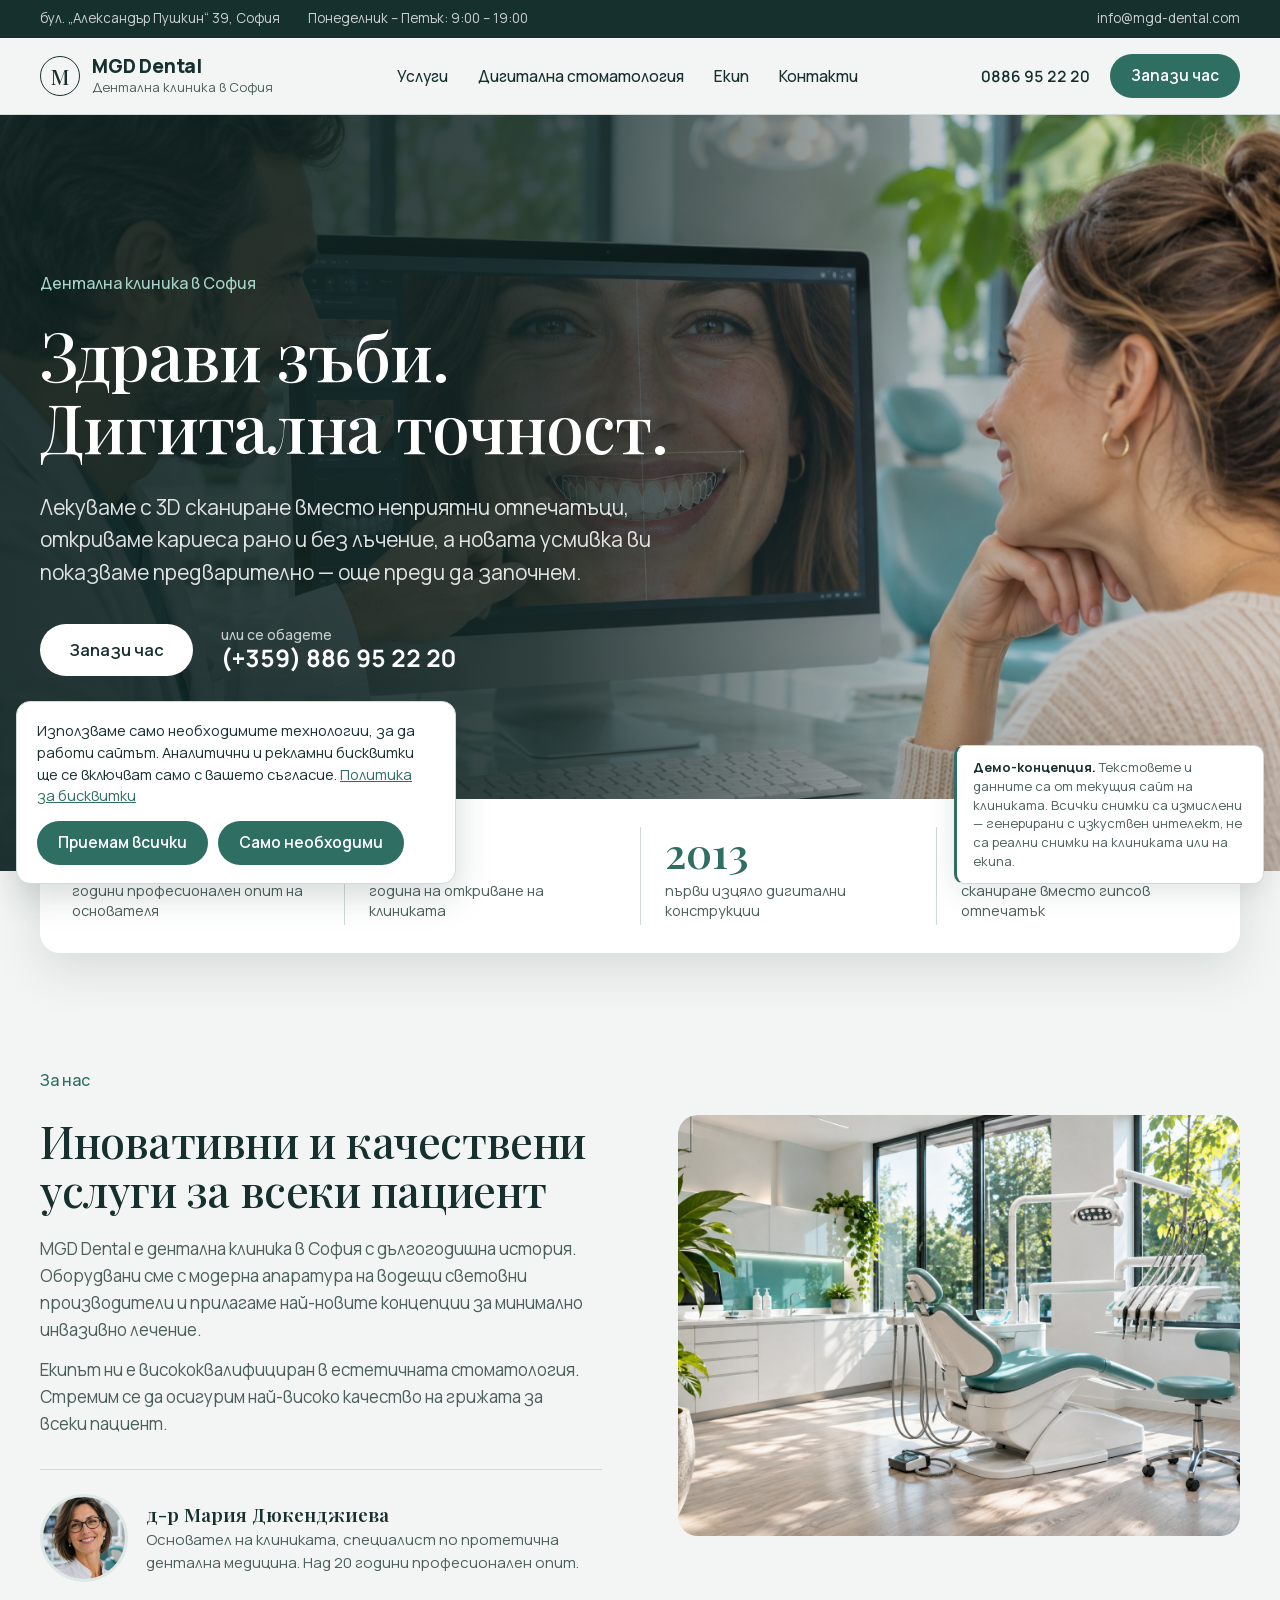
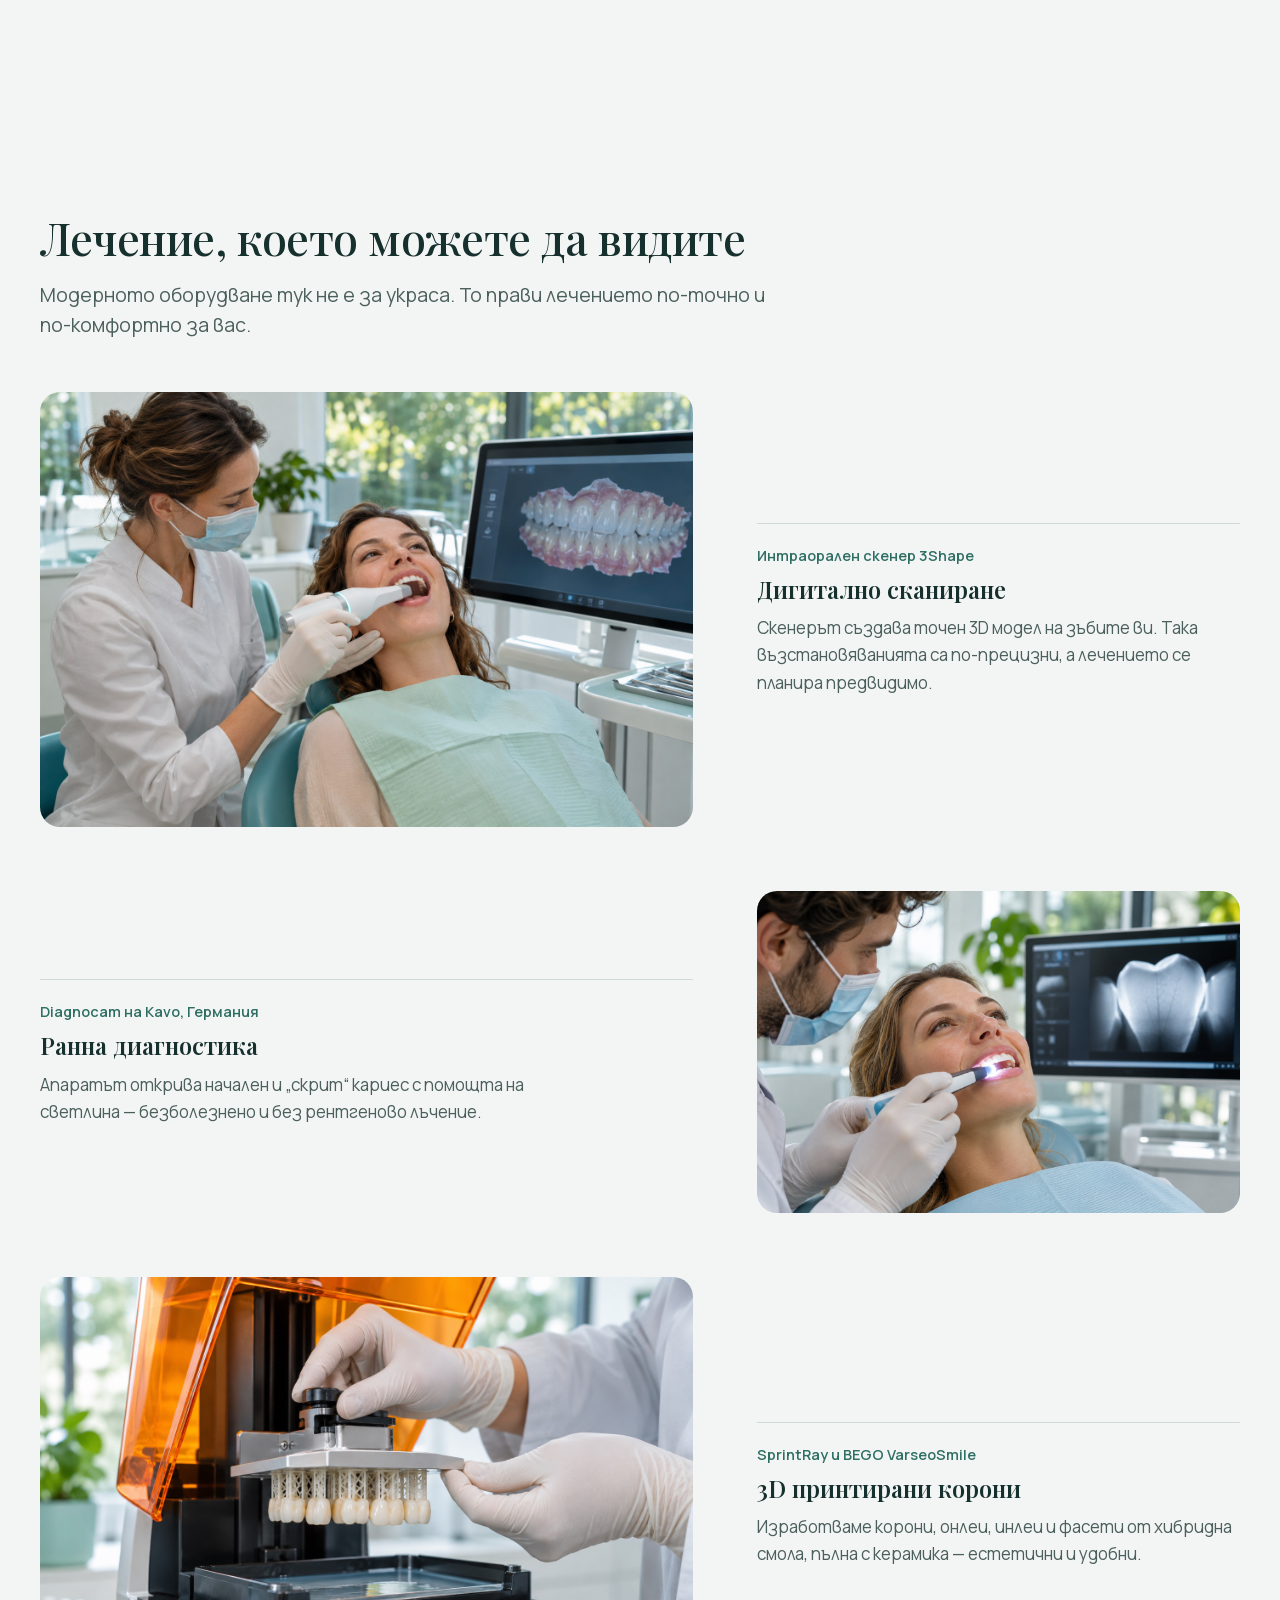
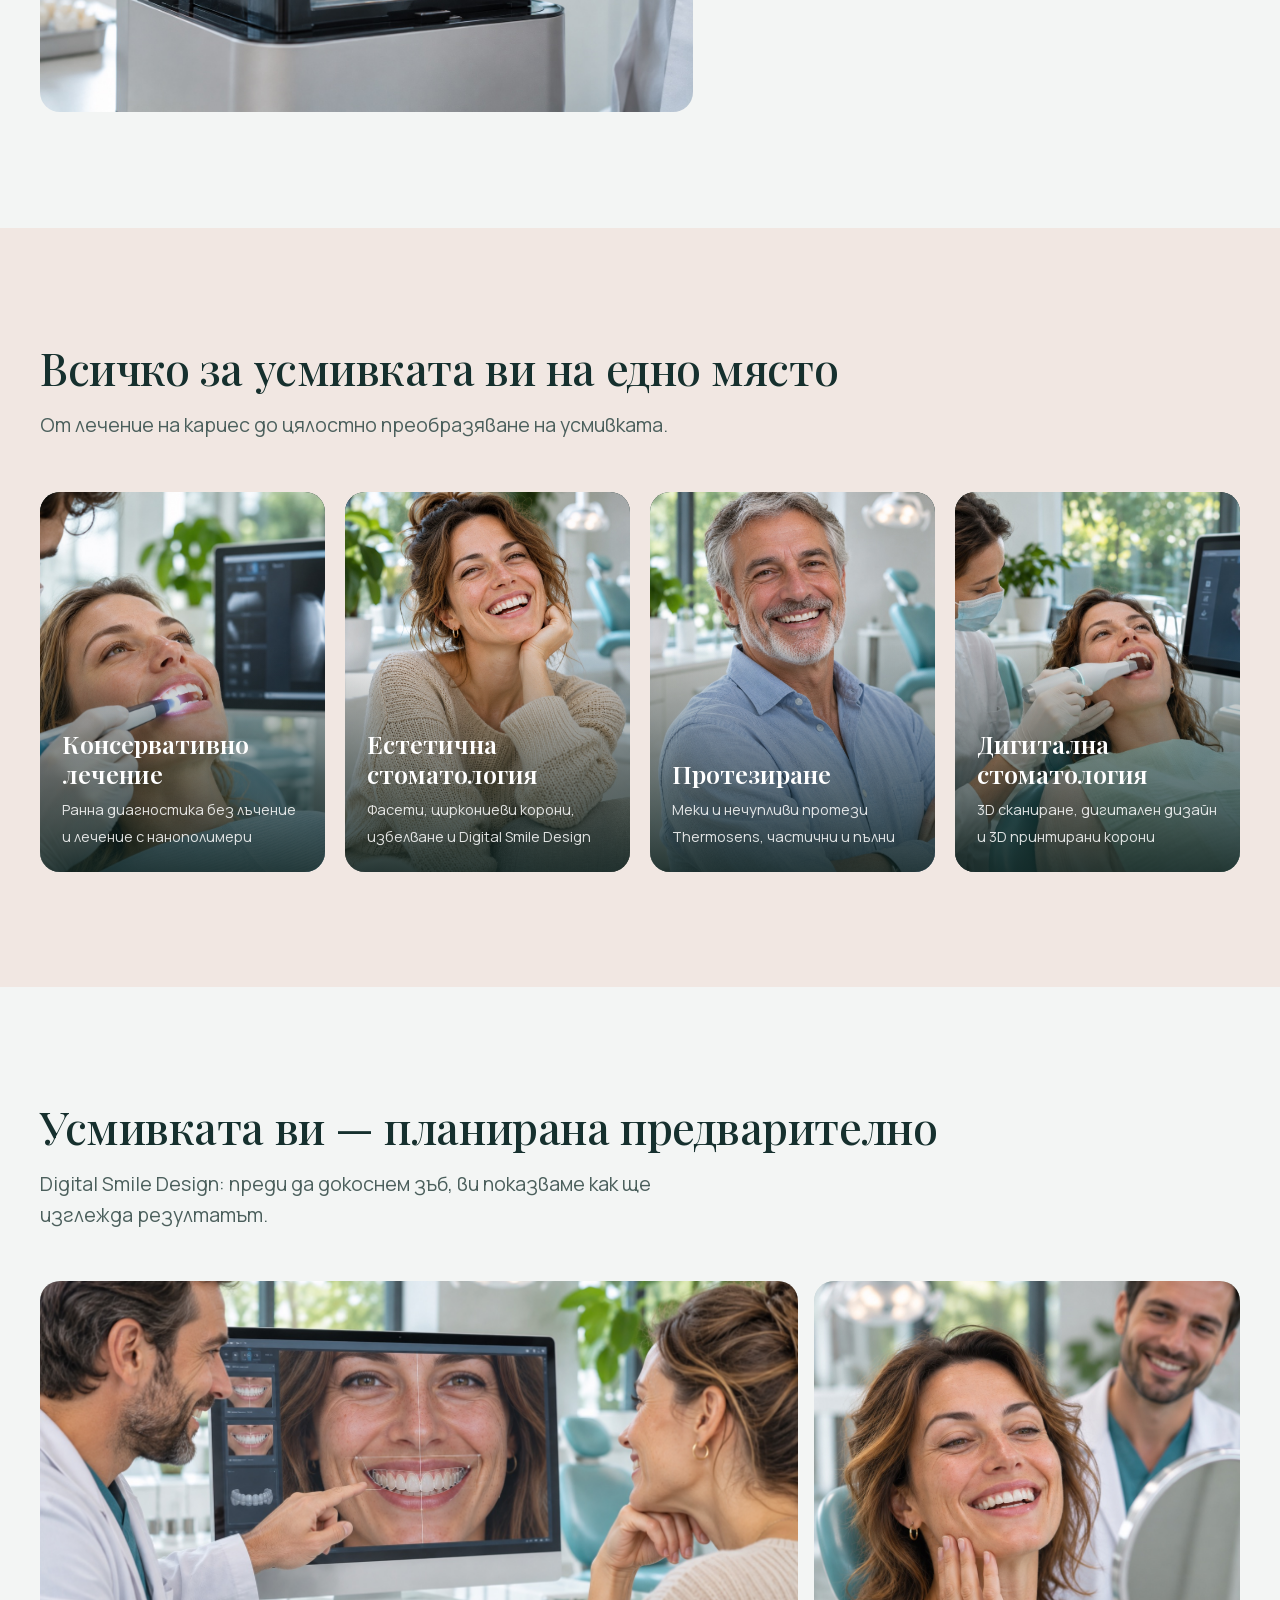
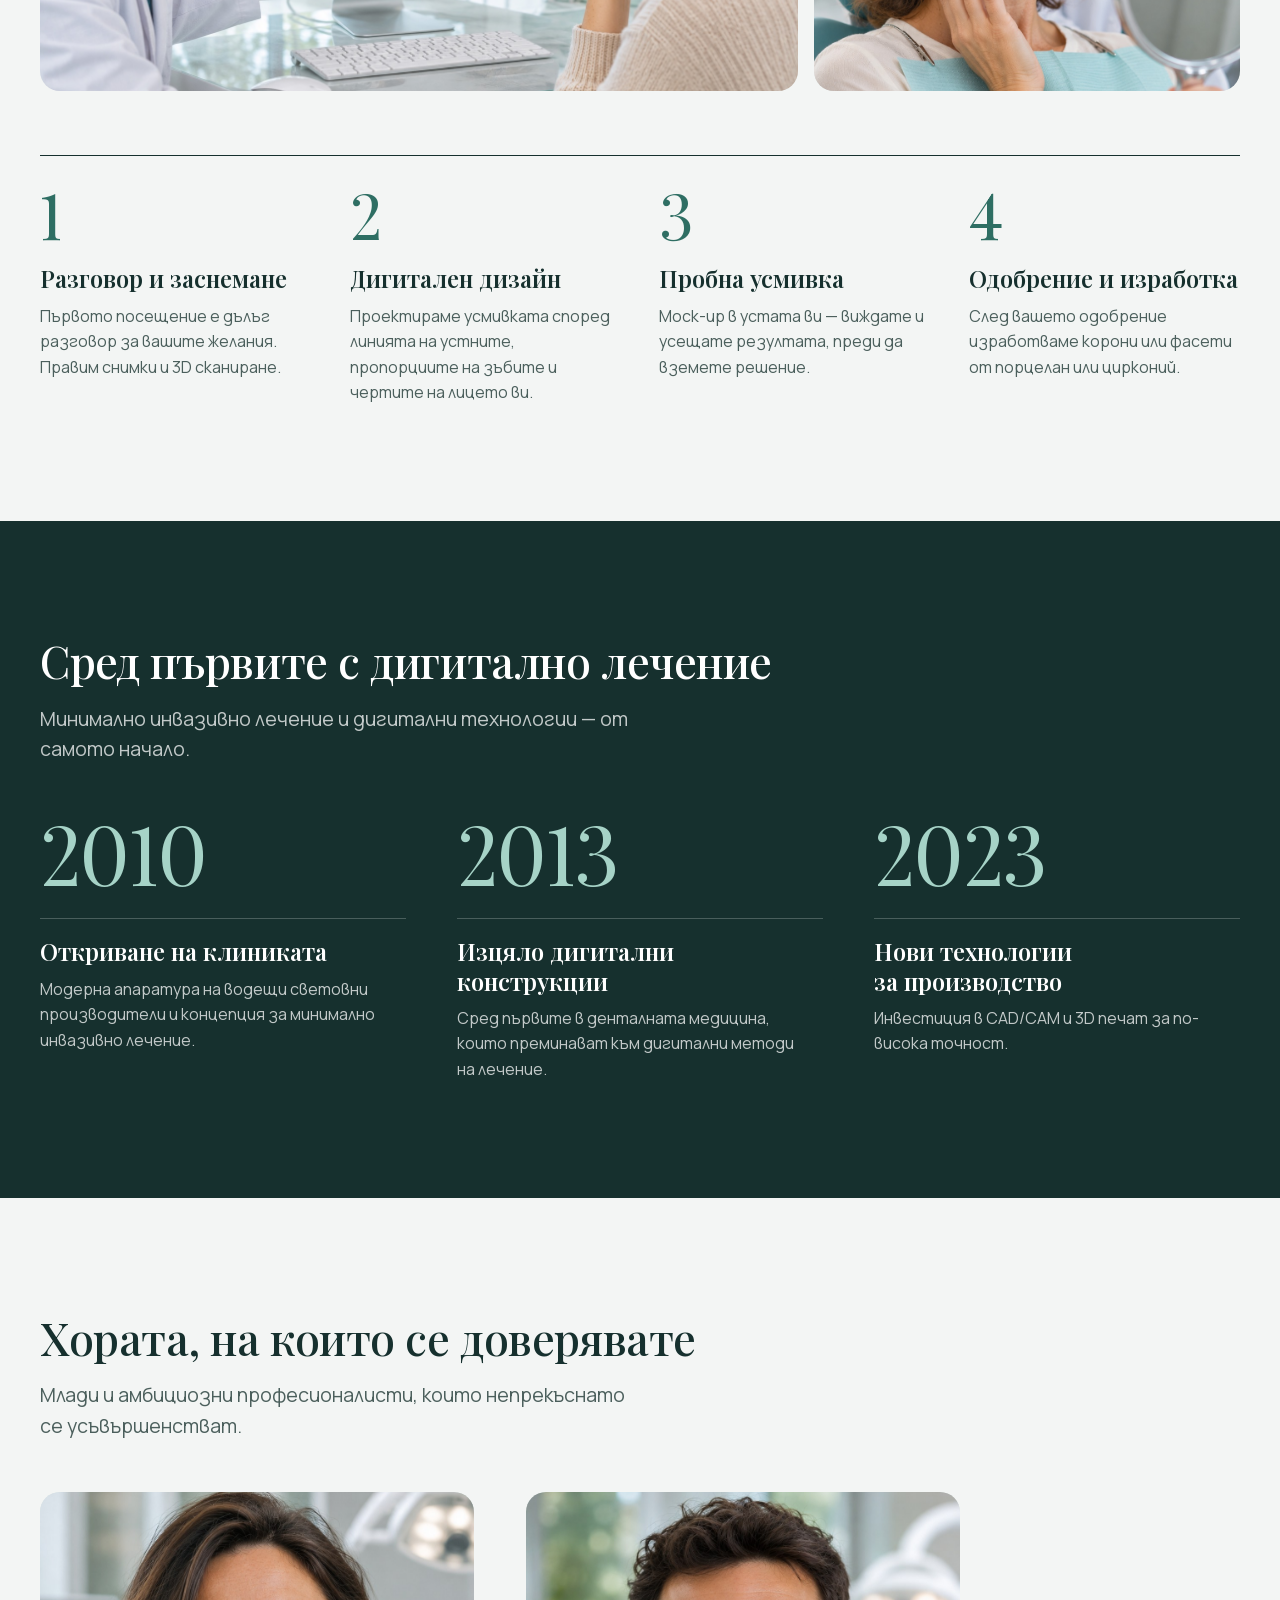
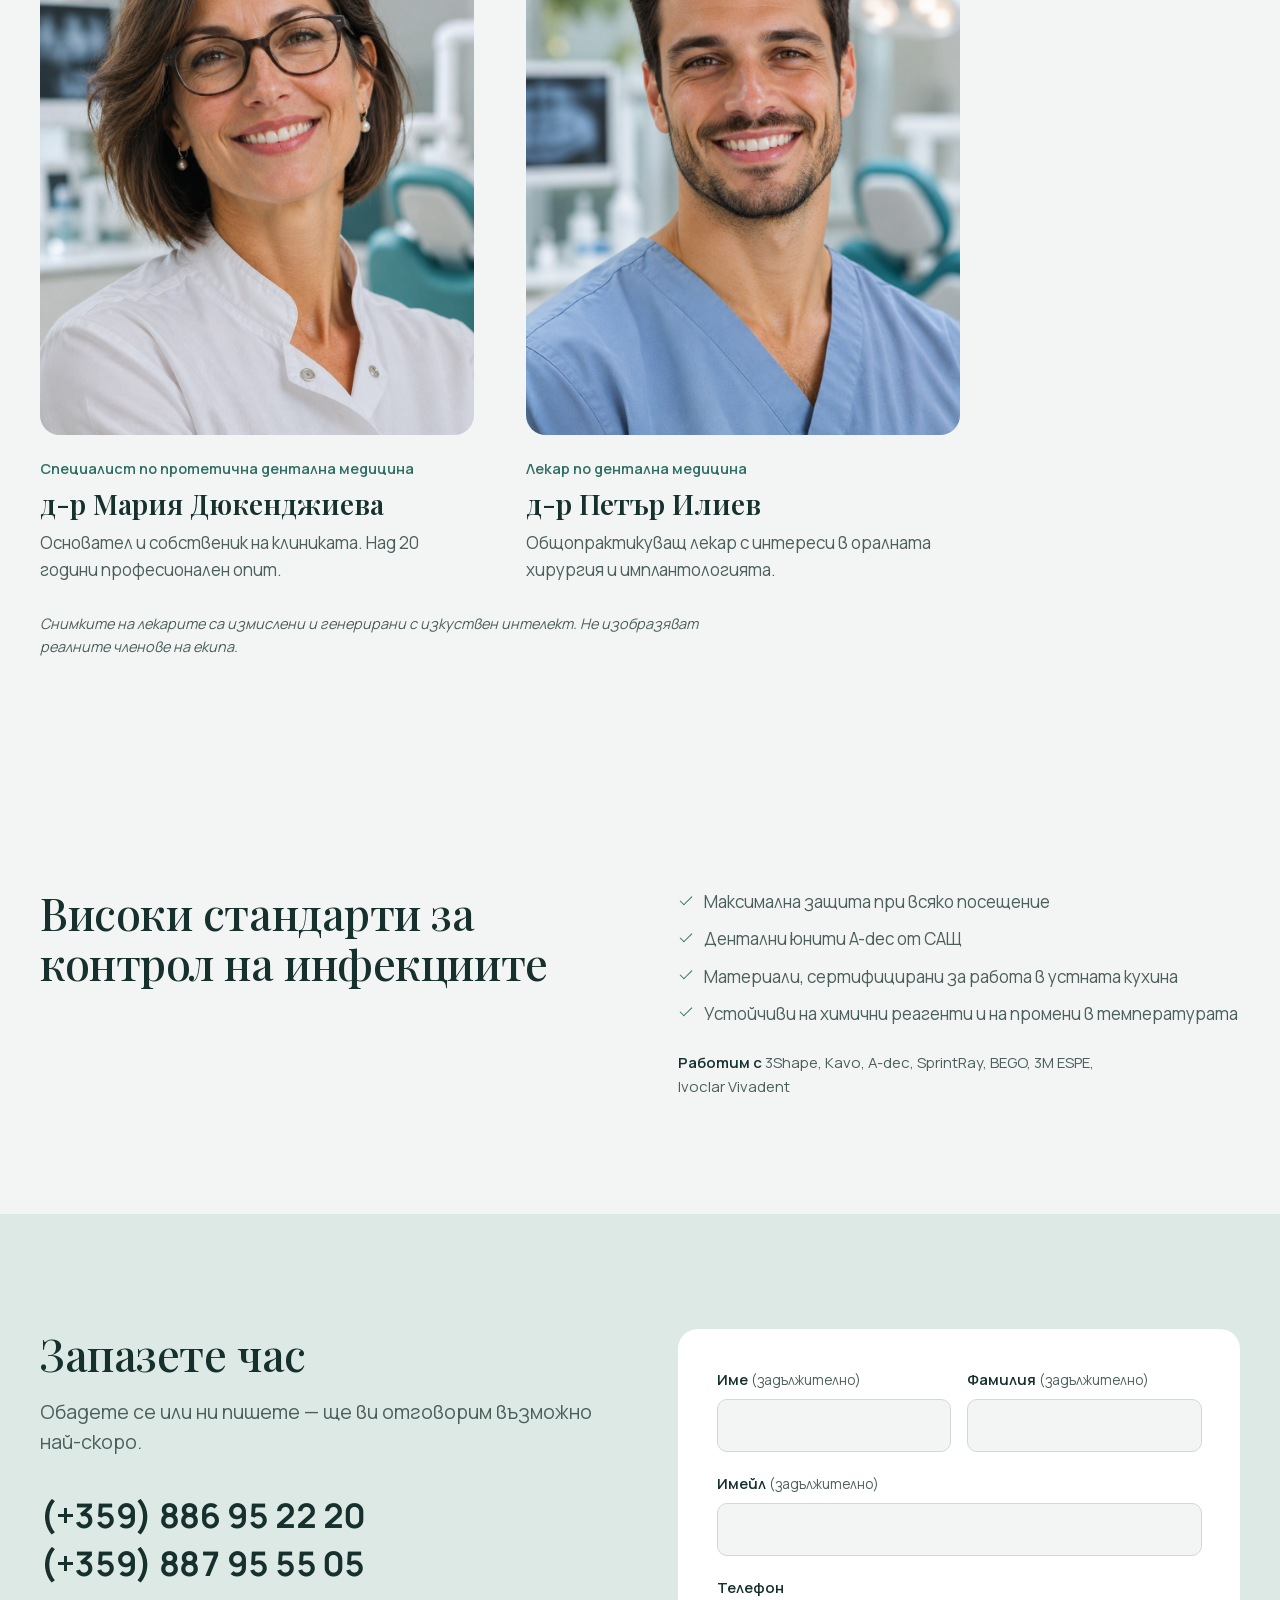
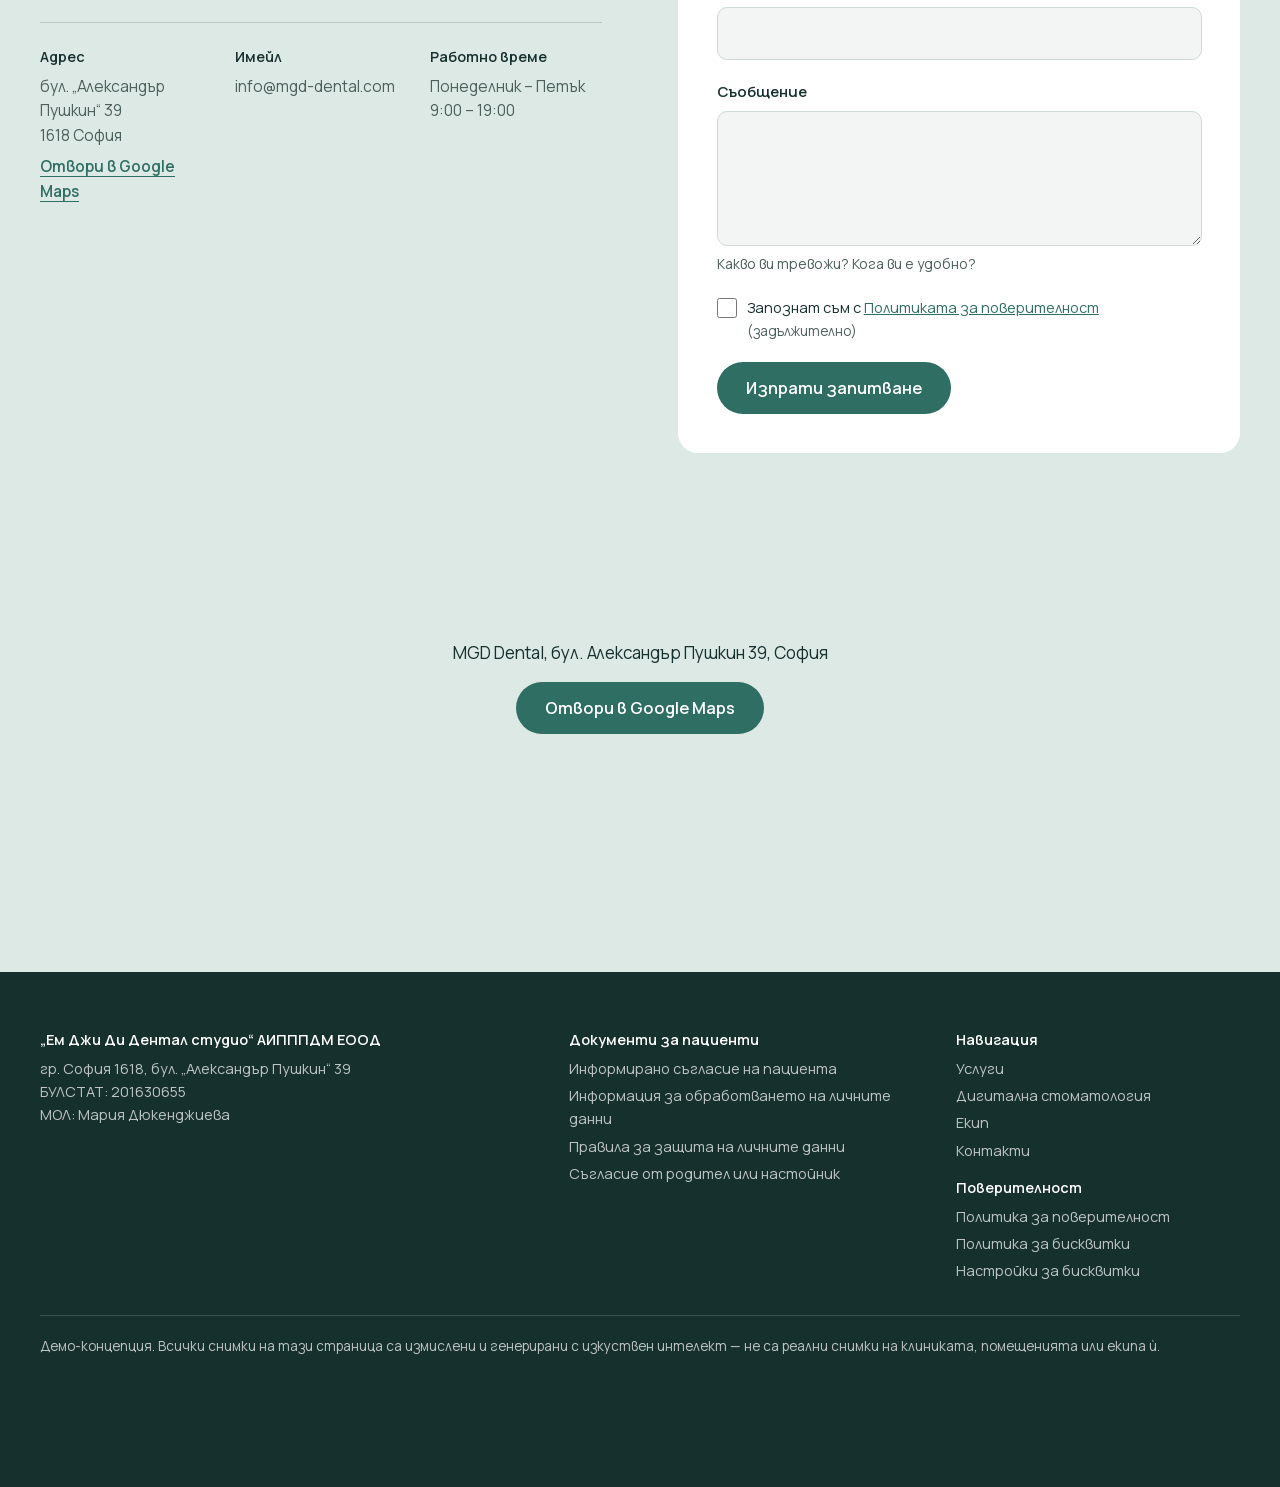
<file: index.html>
<!doctype html>
<html lang="bg">
<head>
<meta charset="utf-8">
<meta name="viewport" content="width=device-width, initial-scale=1">
<meta name="robots" content="noindex, nofollow">
<title>MGD Dental — дигитална дентална клиника в София</title>
<meta name="description" content="Дигитална дентална клиника в София: 3D сканиране, Digital Smile Design, 3D принтирани корони и диагностика на кариес без лъчение.">
<link rel="stylesheet" href="theme.css">
<link rel="stylesheet" href="site.css">
<script src="content.js" defer></script>
<script src="site.js" defer></script>
</head>
<body data-page="home">
<main id="main"></main>
<noscript><p style="padding:24px">За да видите демото, разрешете JavaScript в браузъра.</p></noscript>
</body>
</html>
</file>
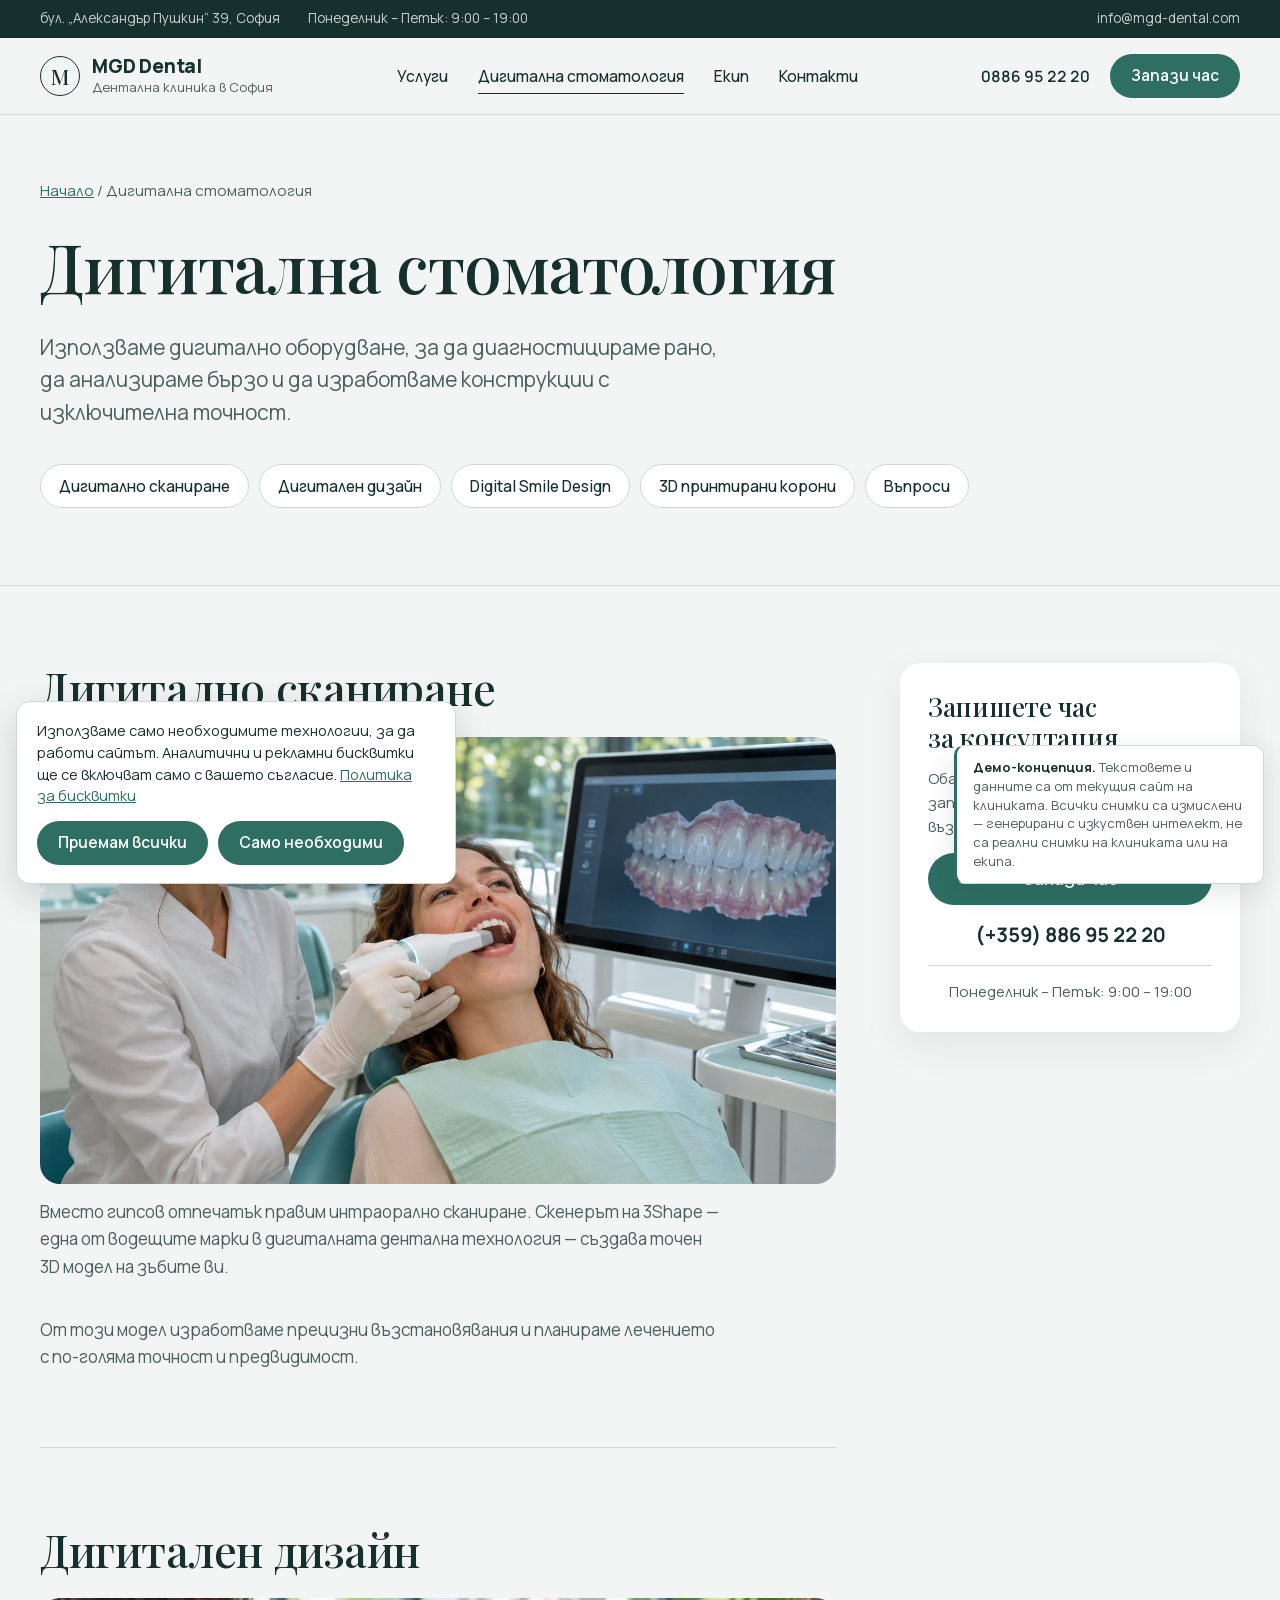
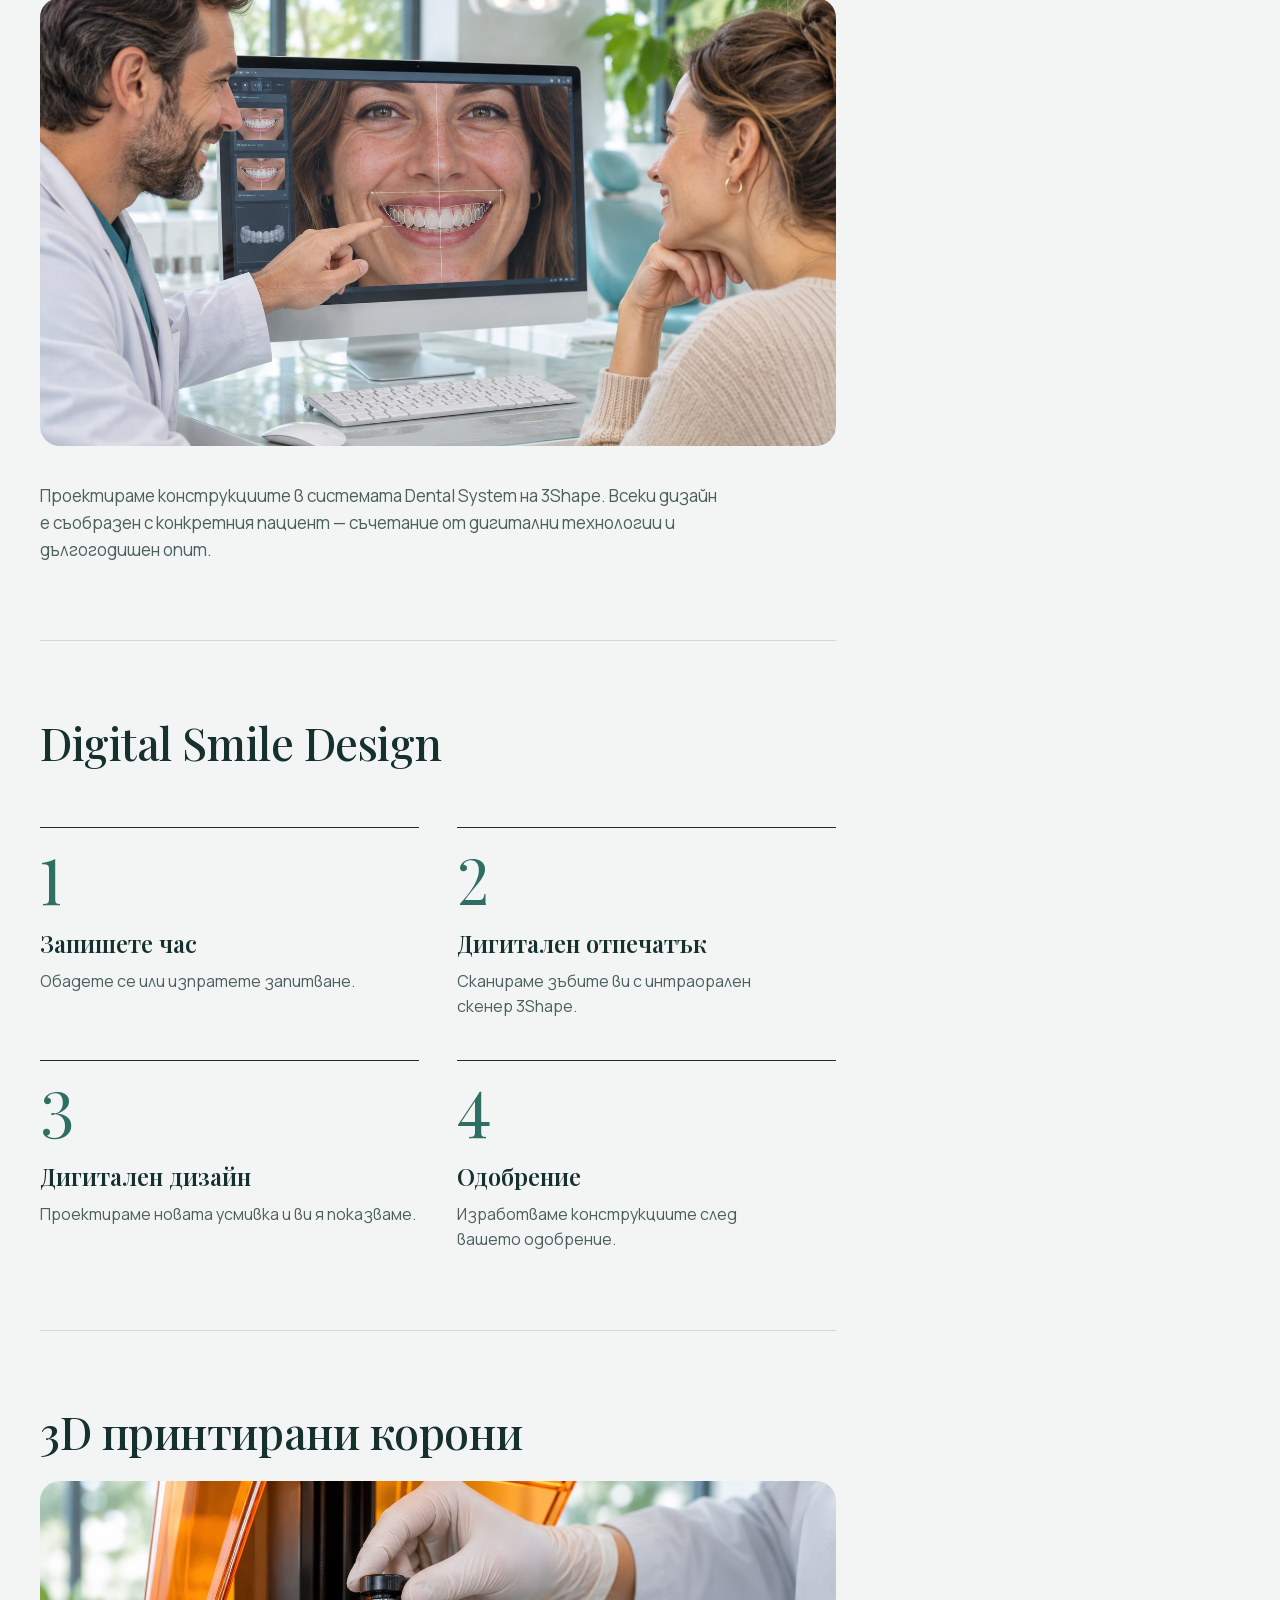
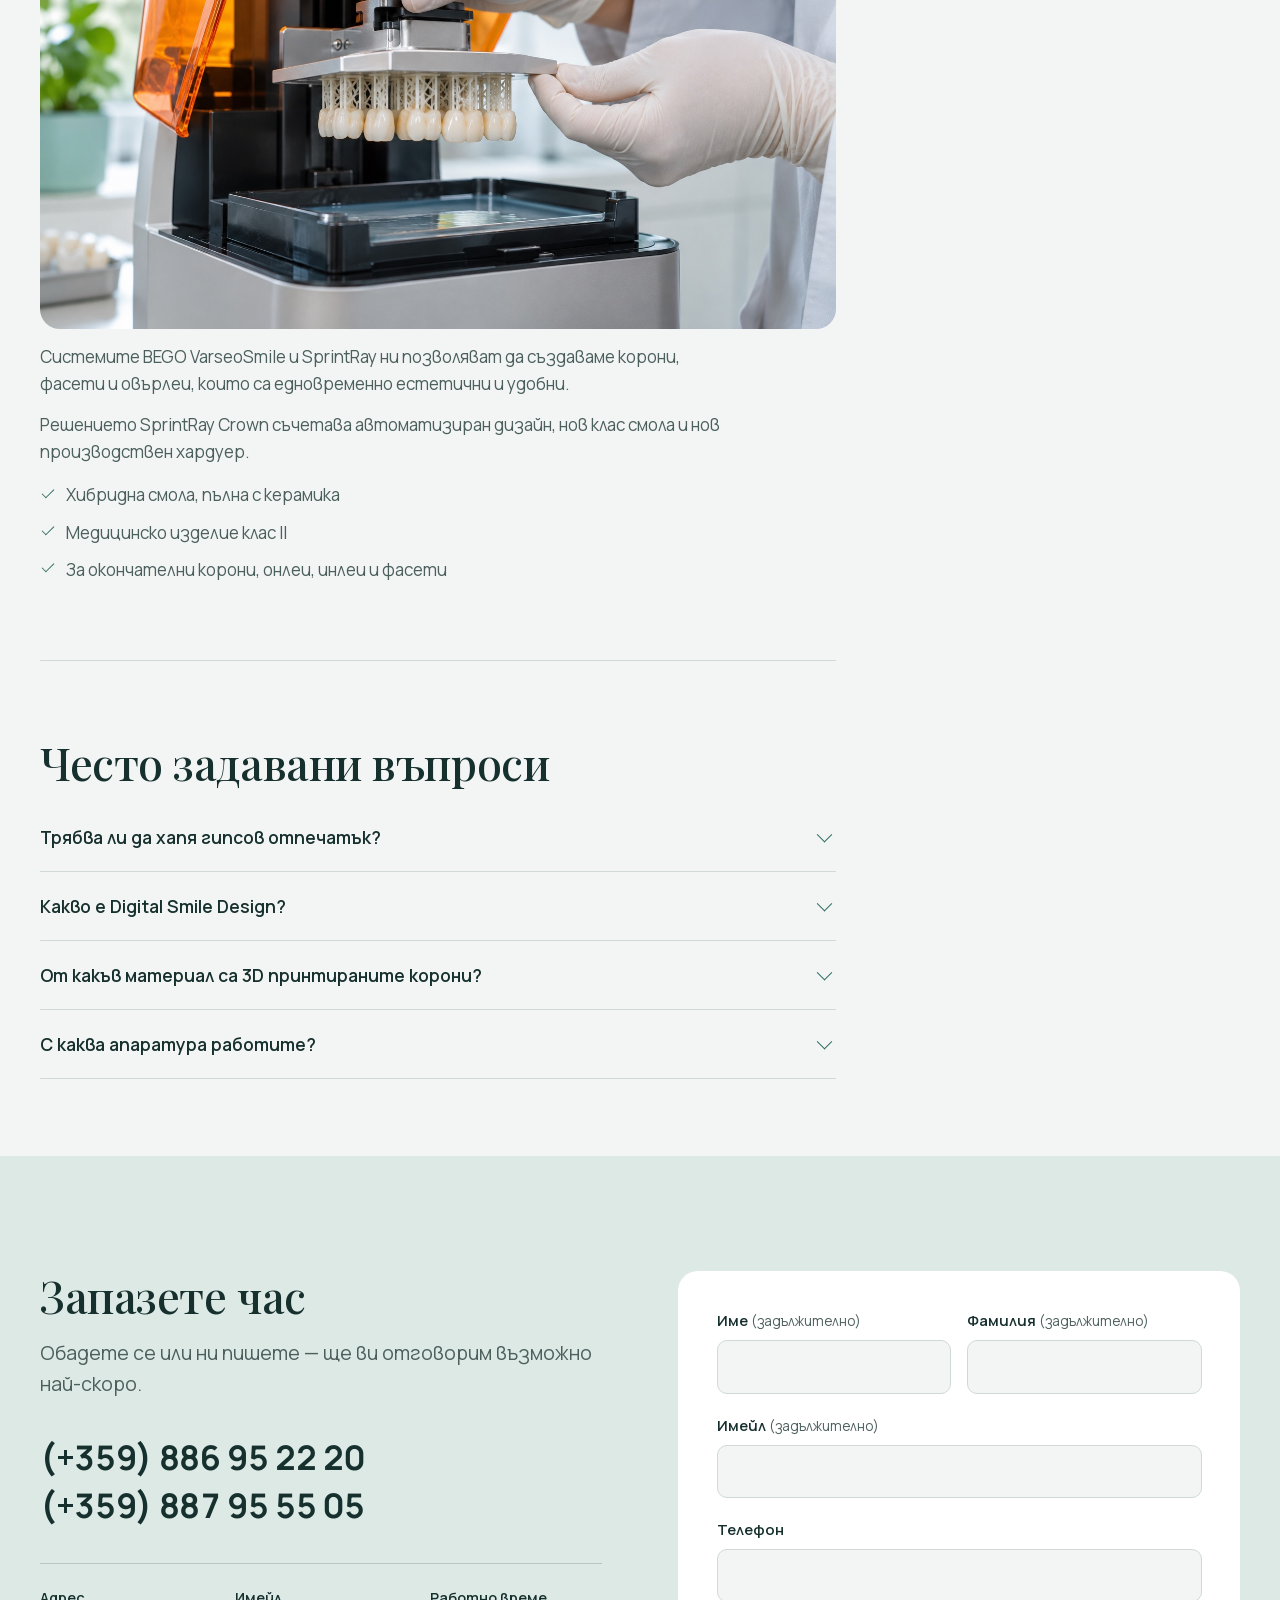
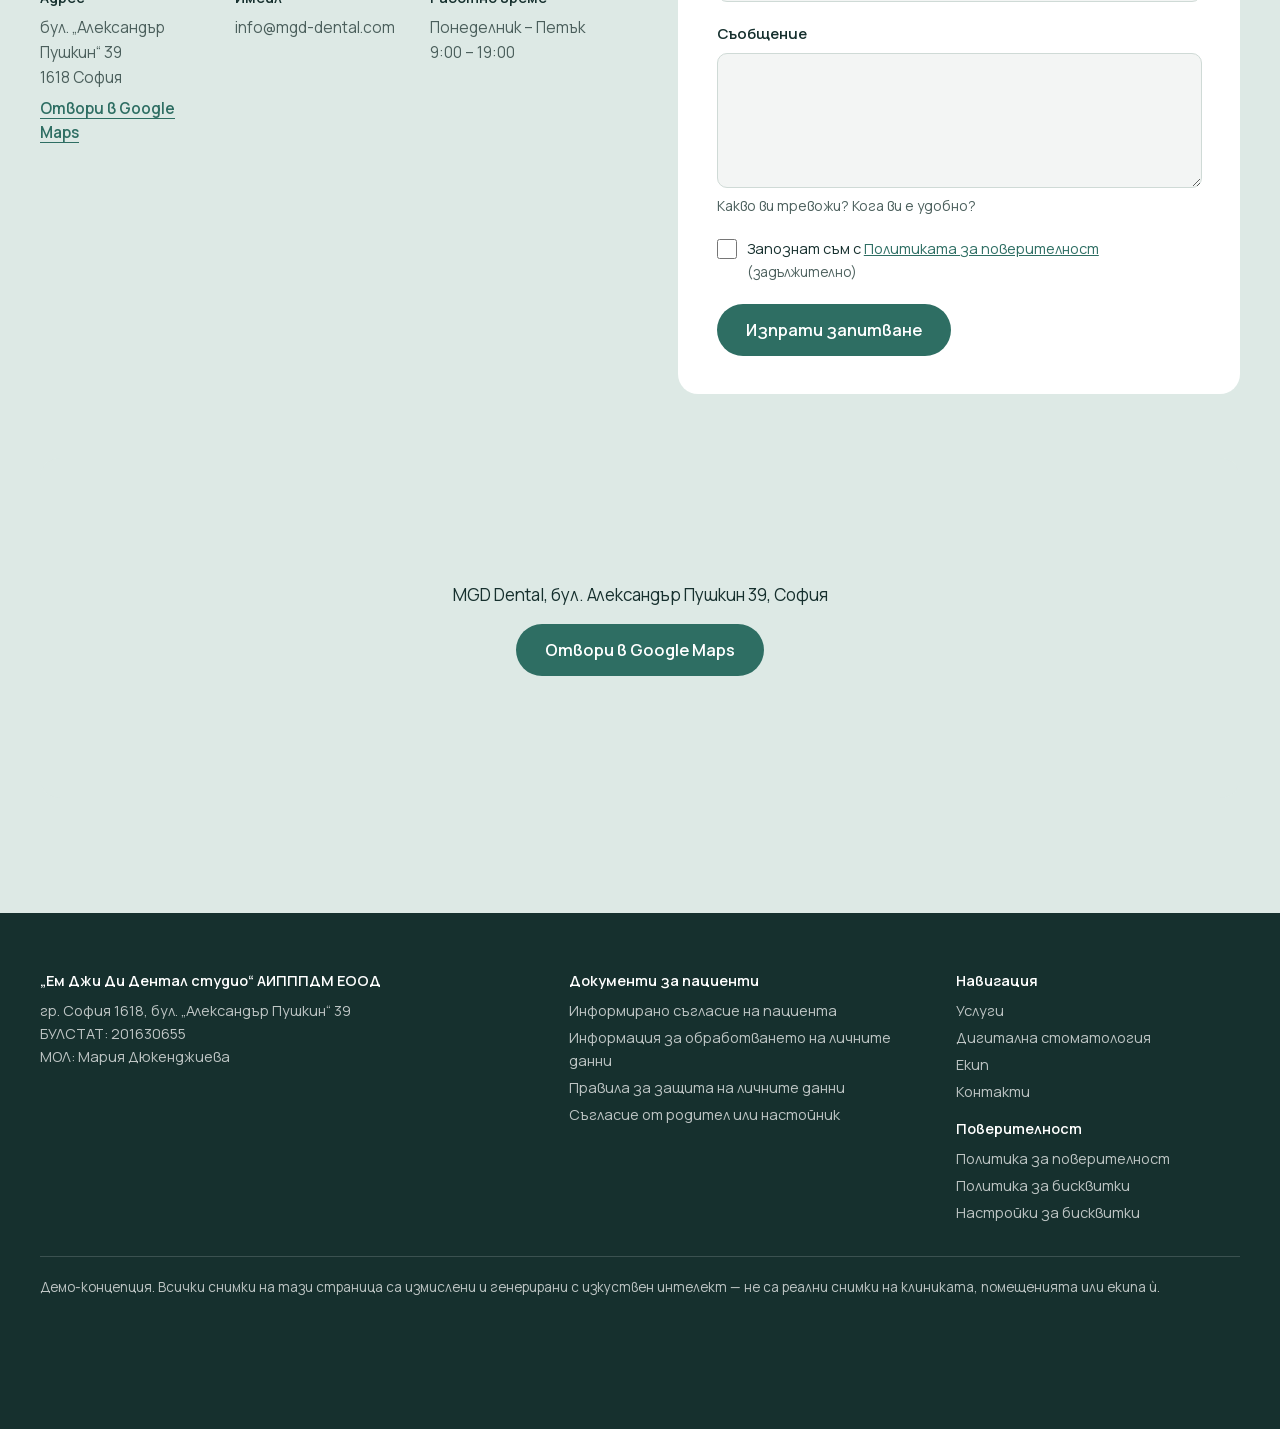
<file: digitalna-stomatologia.html>
<!doctype html>
<html lang="bg">
<head>
<meta charset="utf-8">
<meta name="viewport" content="width=device-width, initial-scale=1">
<meta name="robots" content="noindex, nofollow">
<title>Дигитална стоматология — MGD Dental, София</title>
<meta name="description" content="Интраорално сканиране 3Shape, дигитален дизайн, Digital Smile Design и 3D принтирани корони в MGD Dental, София.">
<link rel="stylesheet" href="theme.css">
<link rel="stylesheet" href="site.css">
<script src="content.js" defer></script>
<script src="site.js" defer></script>
</head>
<body data-page="digital">
<main id="main"></main>
<noscript><p style="padding:24px">За да видите демото, разрешете JavaScript в браузъра.</p></noscript>
</body>
</html>
</file>
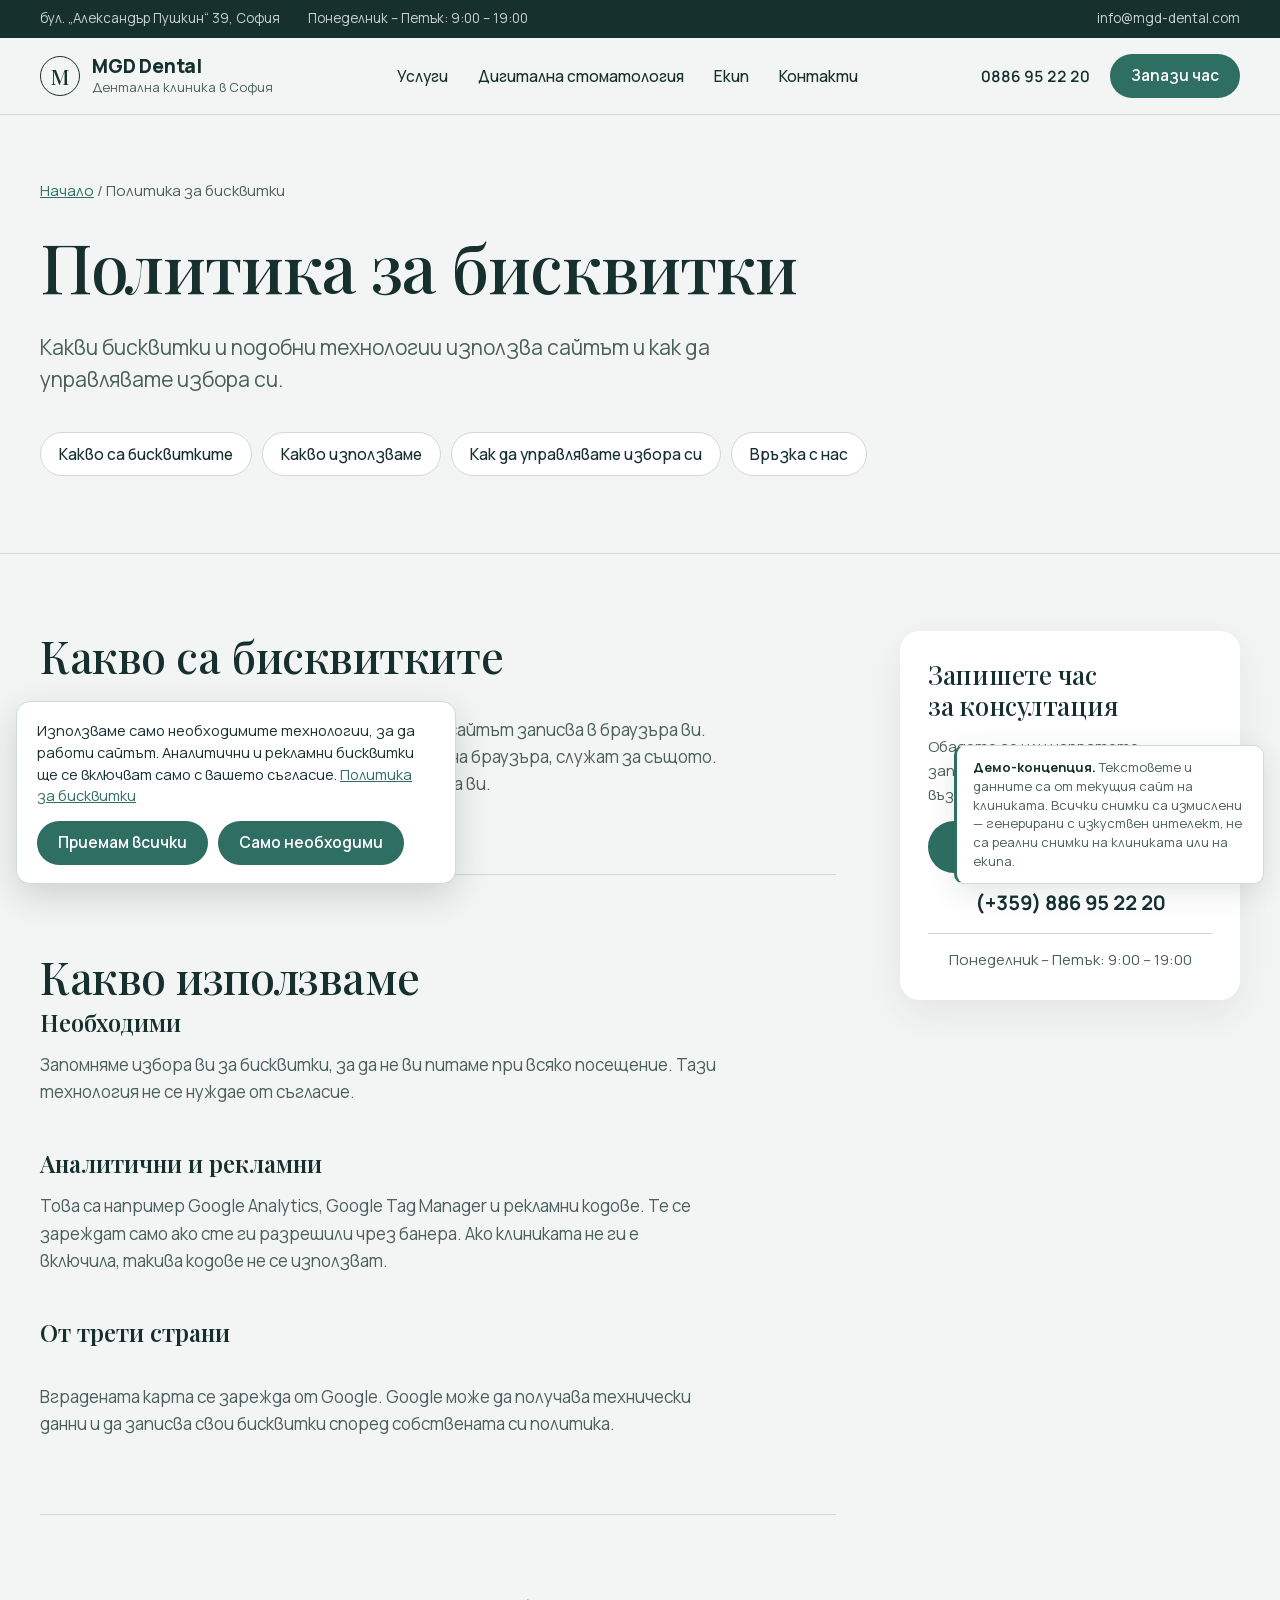
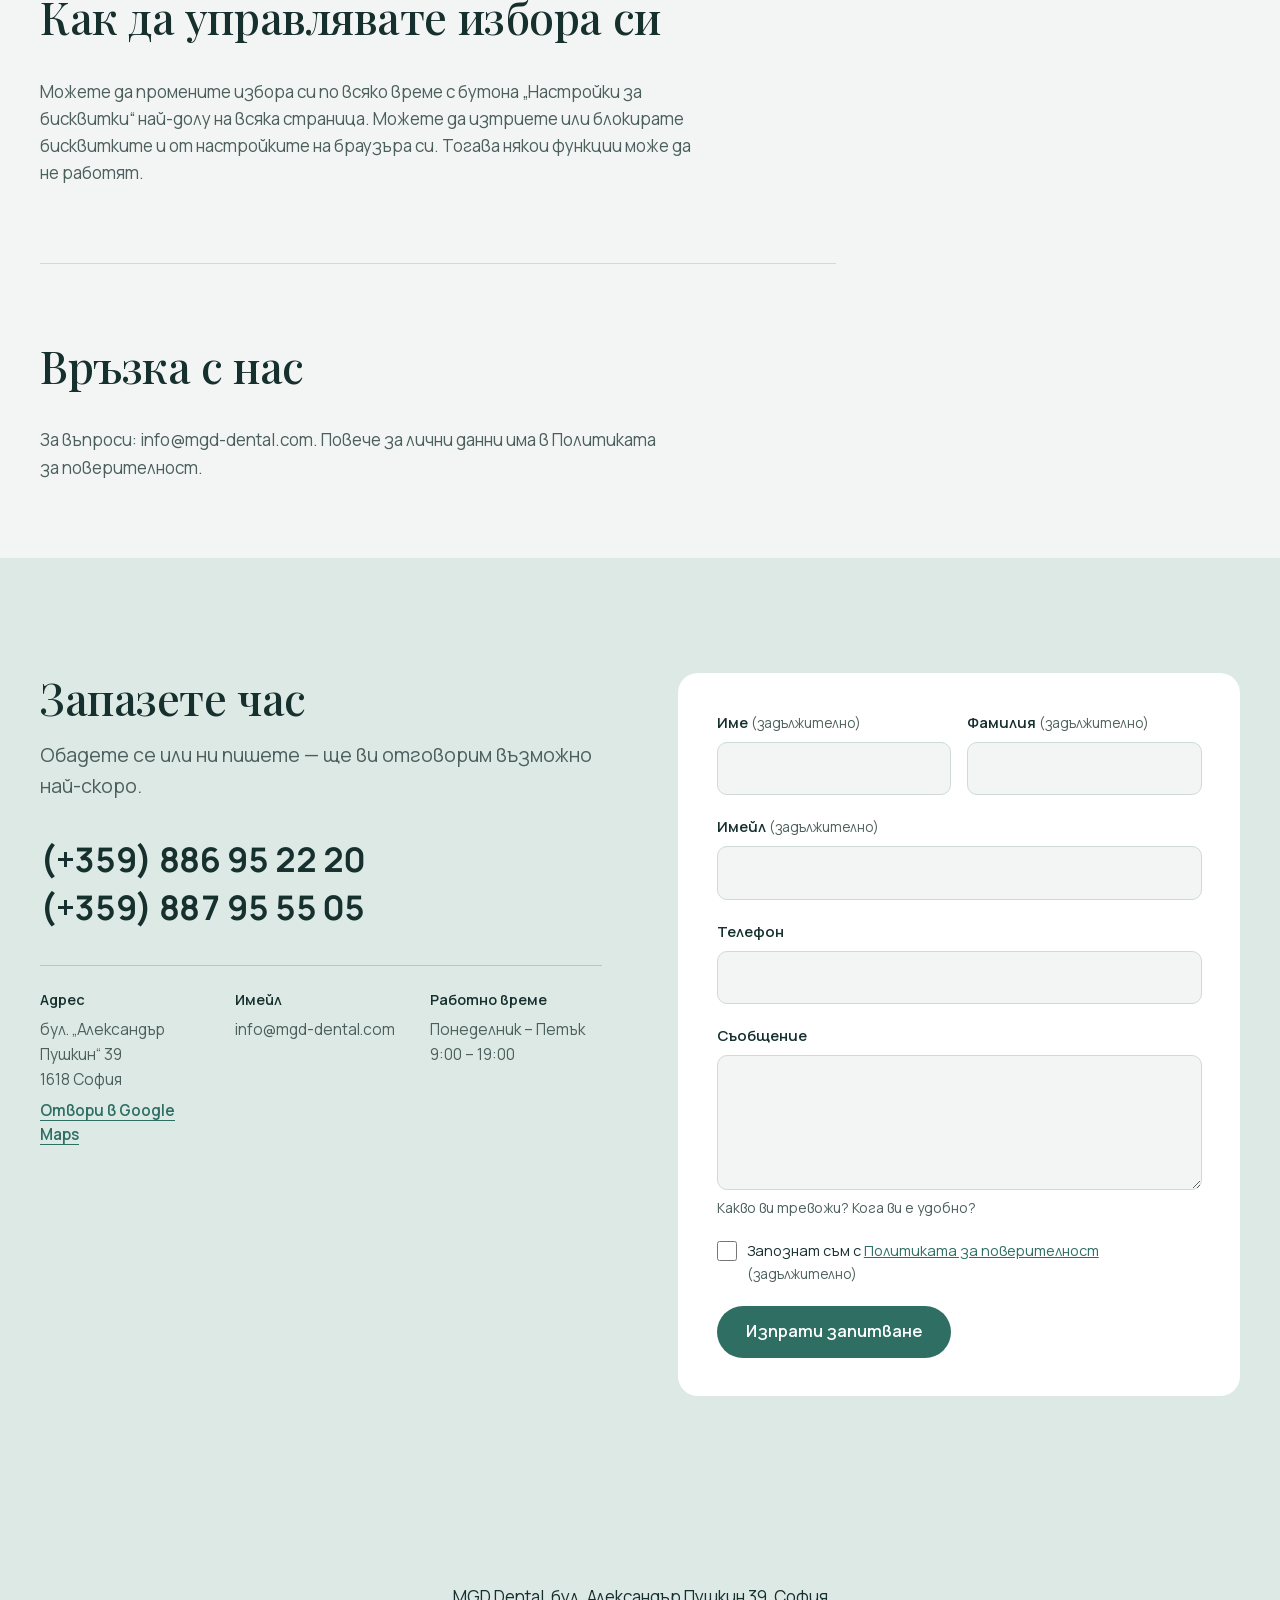
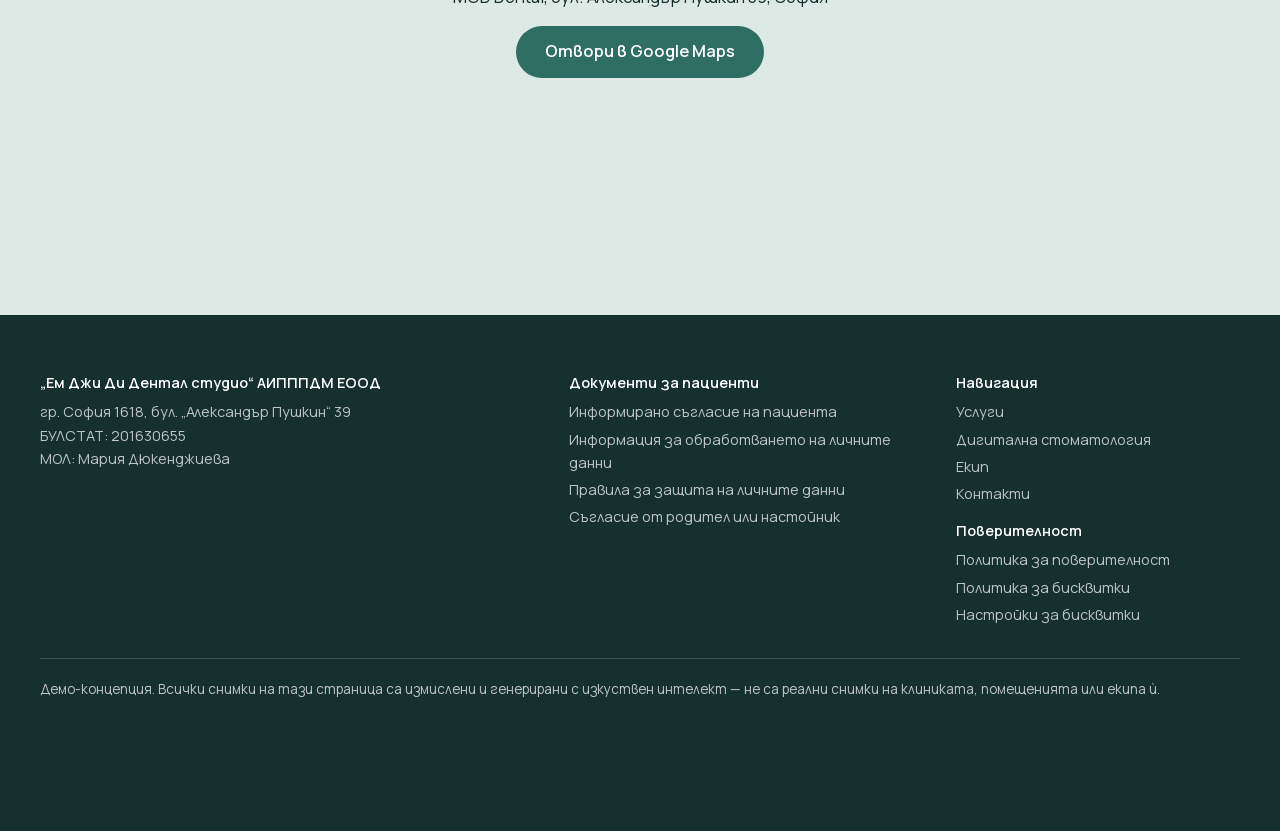
<file: politika-biskvitki.html>
<!doctype html>
<html lang="bg">
<head>
<meta charset="utf-8">
<meta name="viewport" content="width=device-width, initial-scale=1">
<meta name="robots" content="noindex, nofollow">
<title>Политика за бисквитки — MGD Dental</title>

<link rel="stylesheet" href="theme.css">
<link rel="stylesheet" href="site.css">
<script src="content.js" defer></script>
<script src="site.js" defer></script>
</head>
<body data-page="cookies">
<main id="main"></main>
<noscript><p style="padding:24px">За да видите демото, разрешете JavaScript в браузъра.</p></noscript>
</body>
</html>
</file>
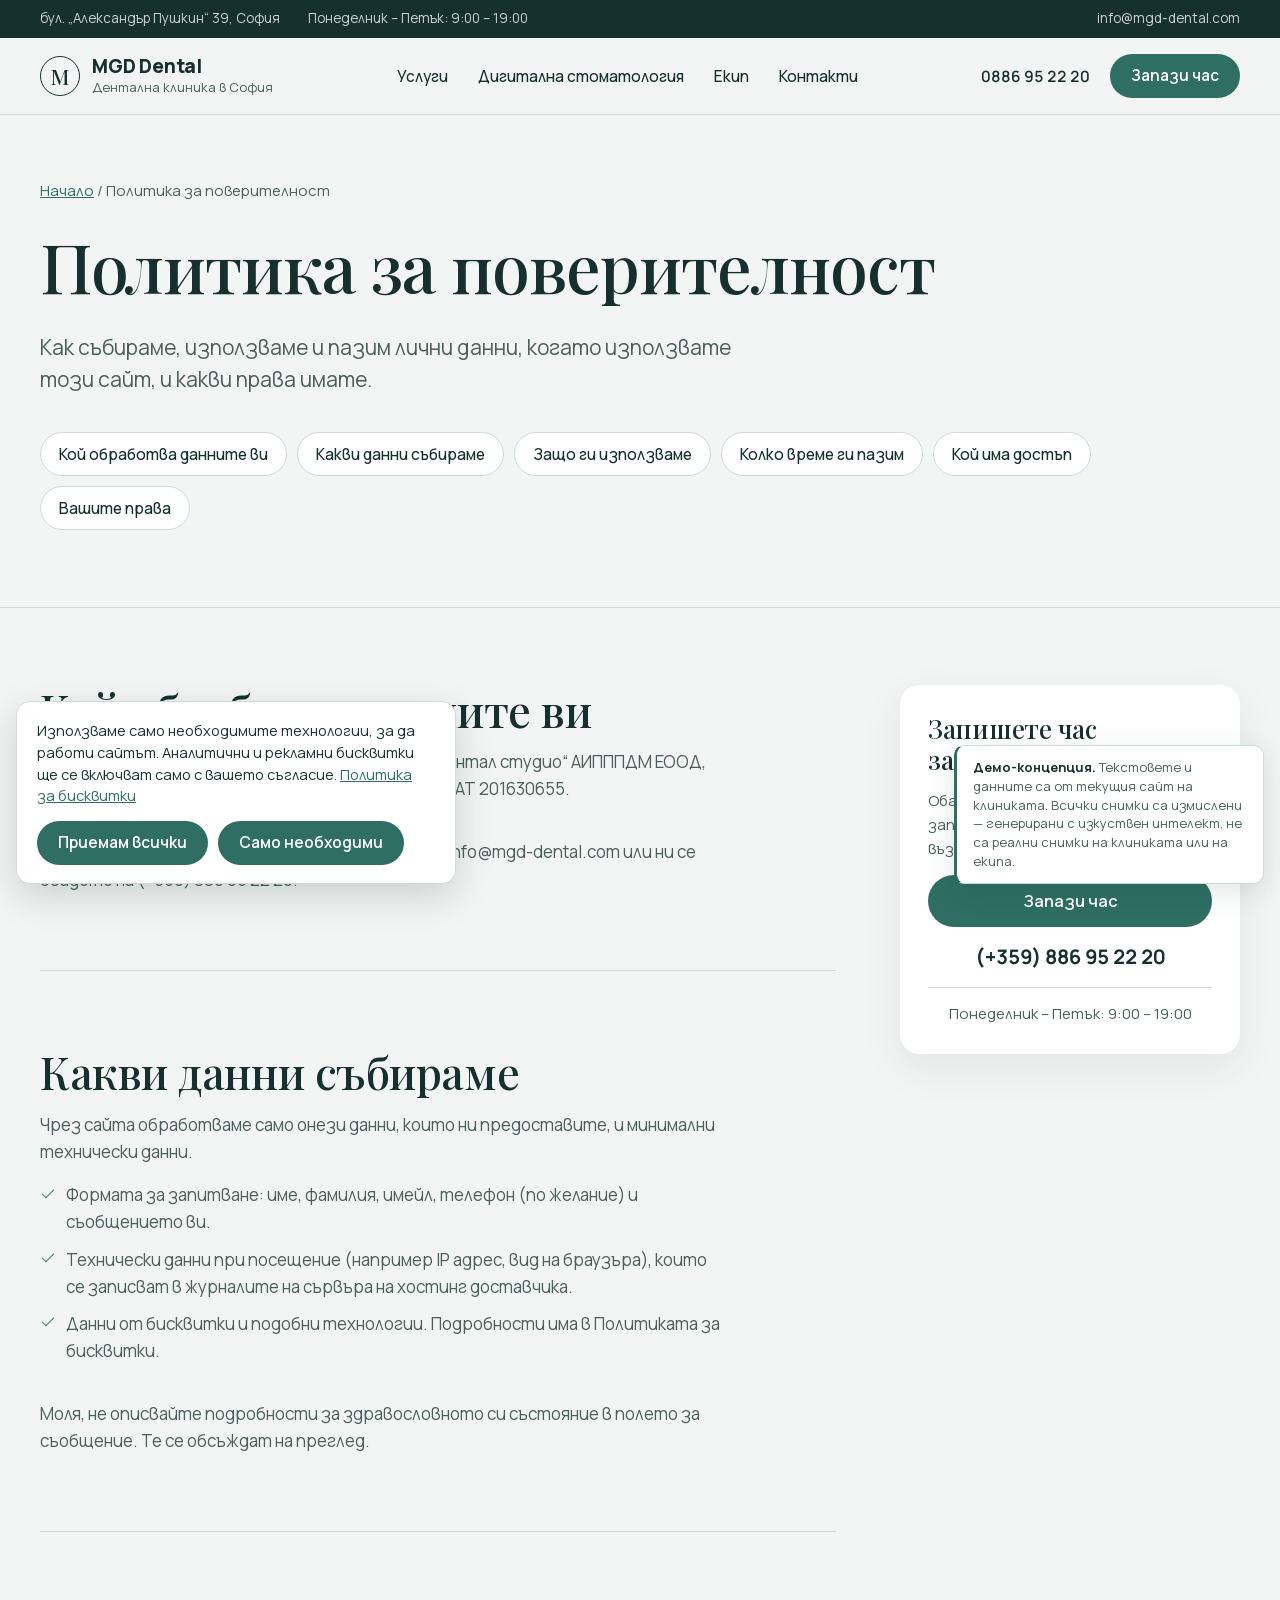
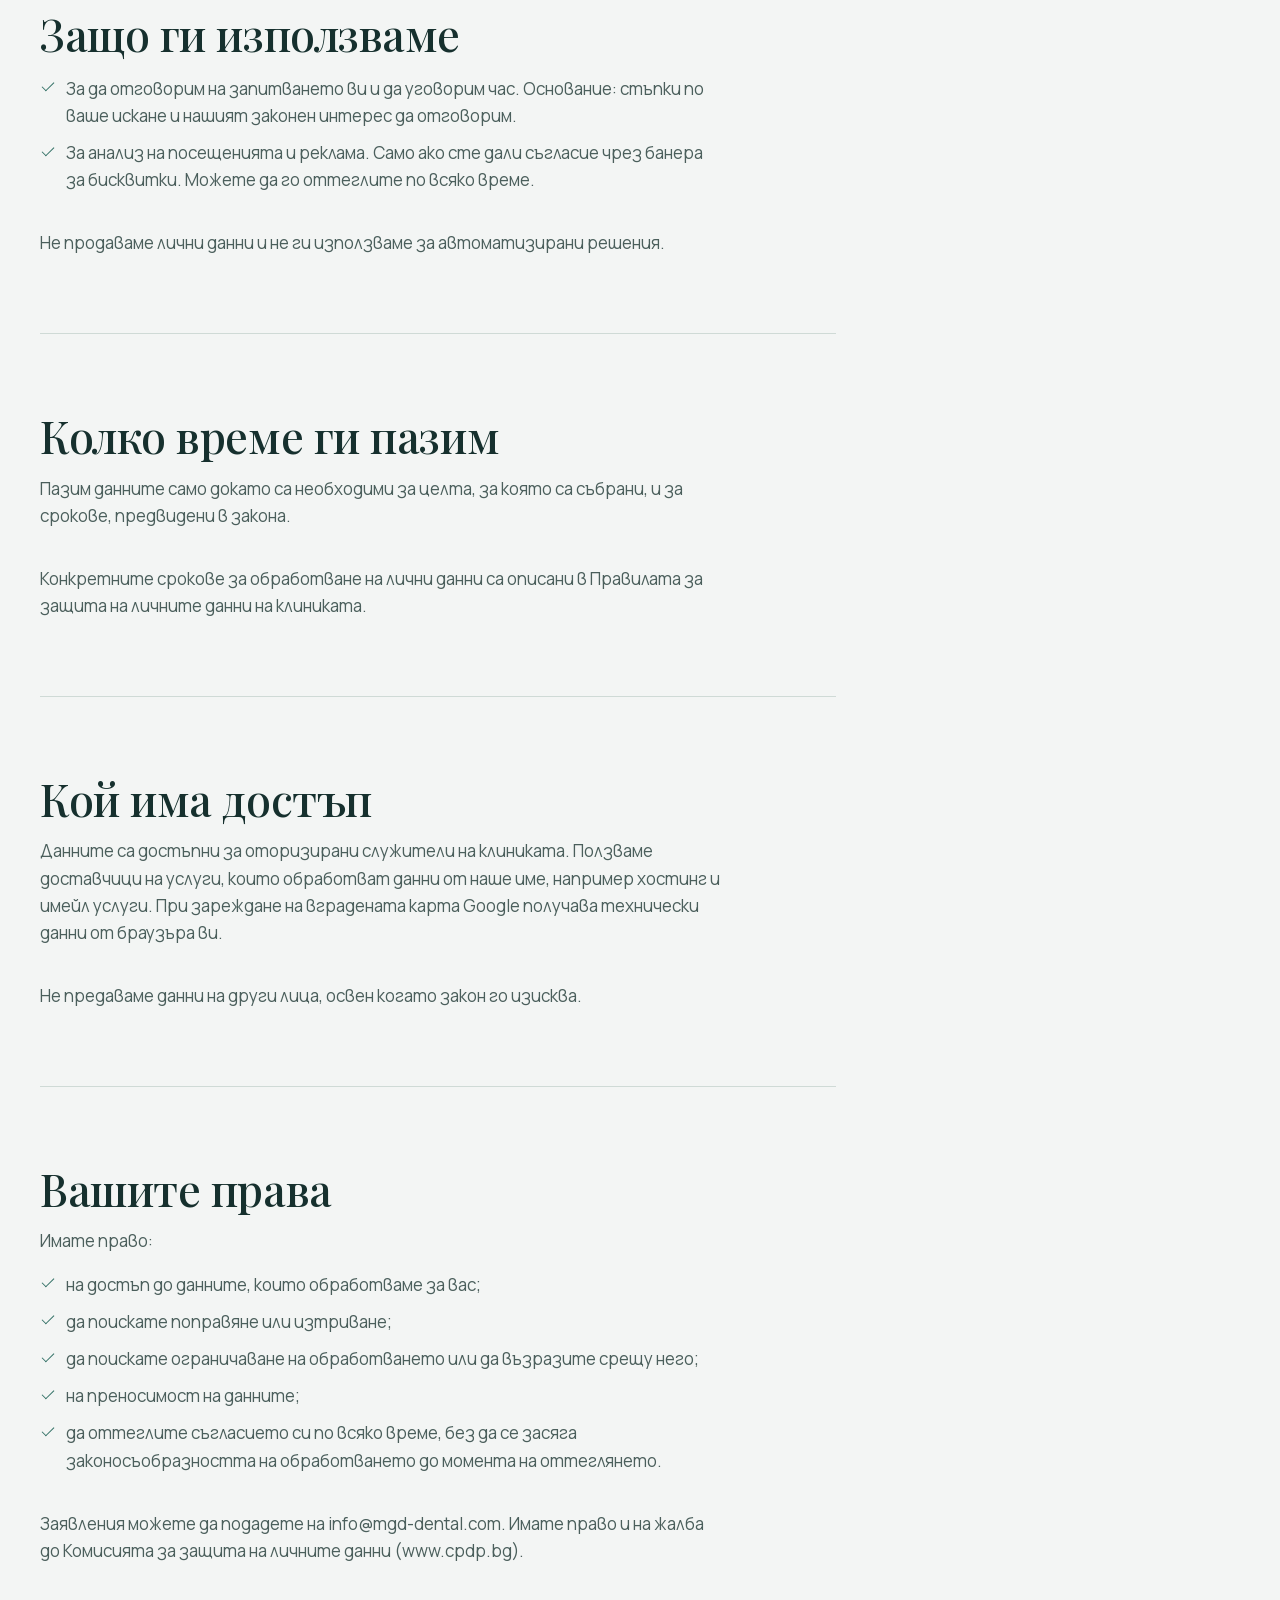
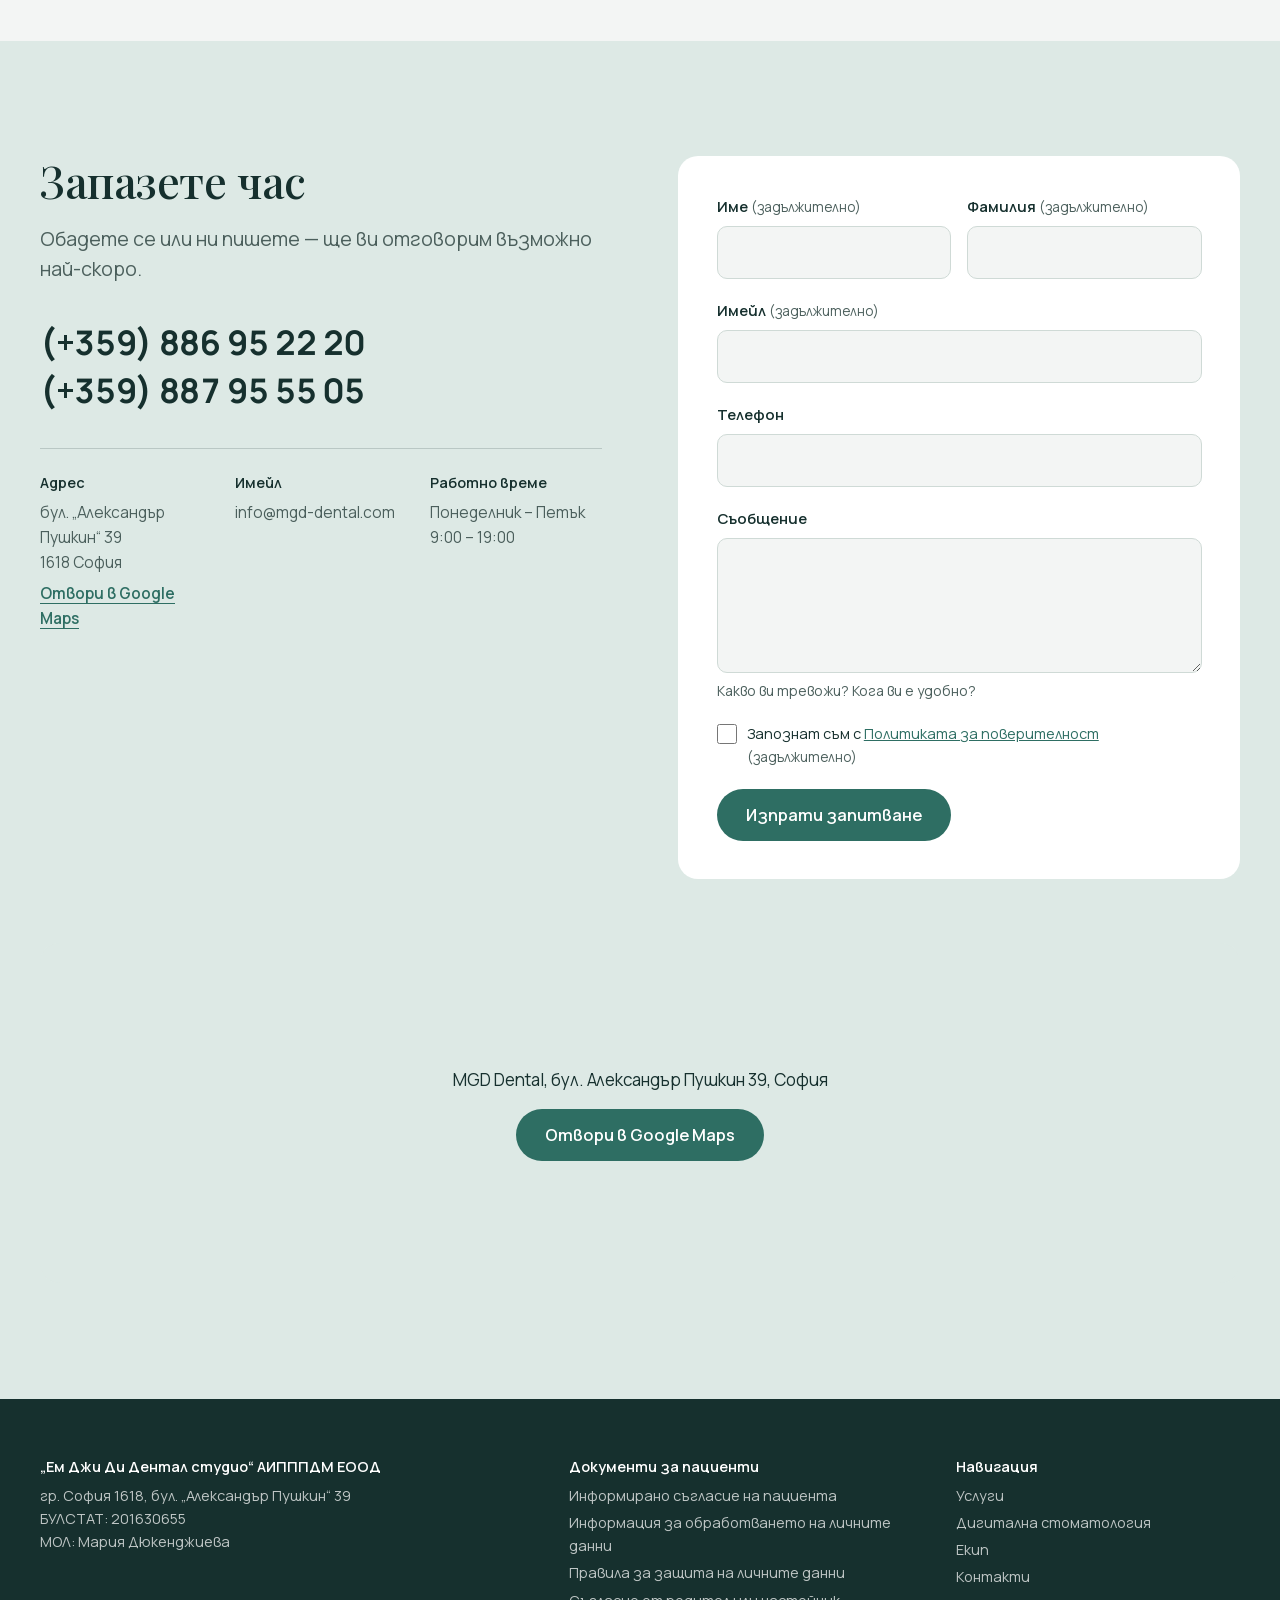
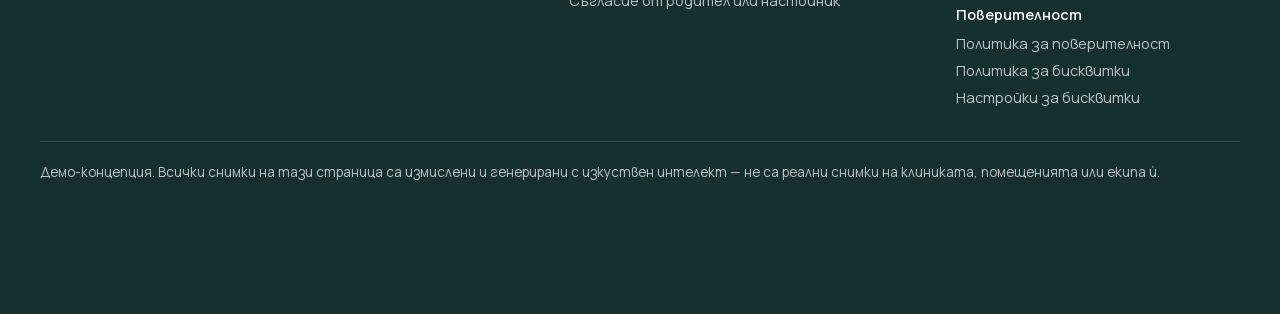
<file: politika-poveritelnost.html>
<!doctype html>
<html lang="bg">
<head>
<meta charset="utf-8">
<meta name="viewport" content="width=device-width, initial-scale=1">
<meta name="robots" content="noindex, nofollow">
<title>Политика за поверителност — MGD Dental</title>

<link rel="stylesheet" href="theme.css">
<link rel="stylesheet" href="site.css">
<script src="content.js" defer></script>
<script src="site.js" defer></script>
</head>
<body data-page="privacy">
<main id="main"></main>
<noscript><p style="padding:24px">За да видите демото, разрешете JavaScript в браузъра.</p></noscript>
</body>
</html>
</file>
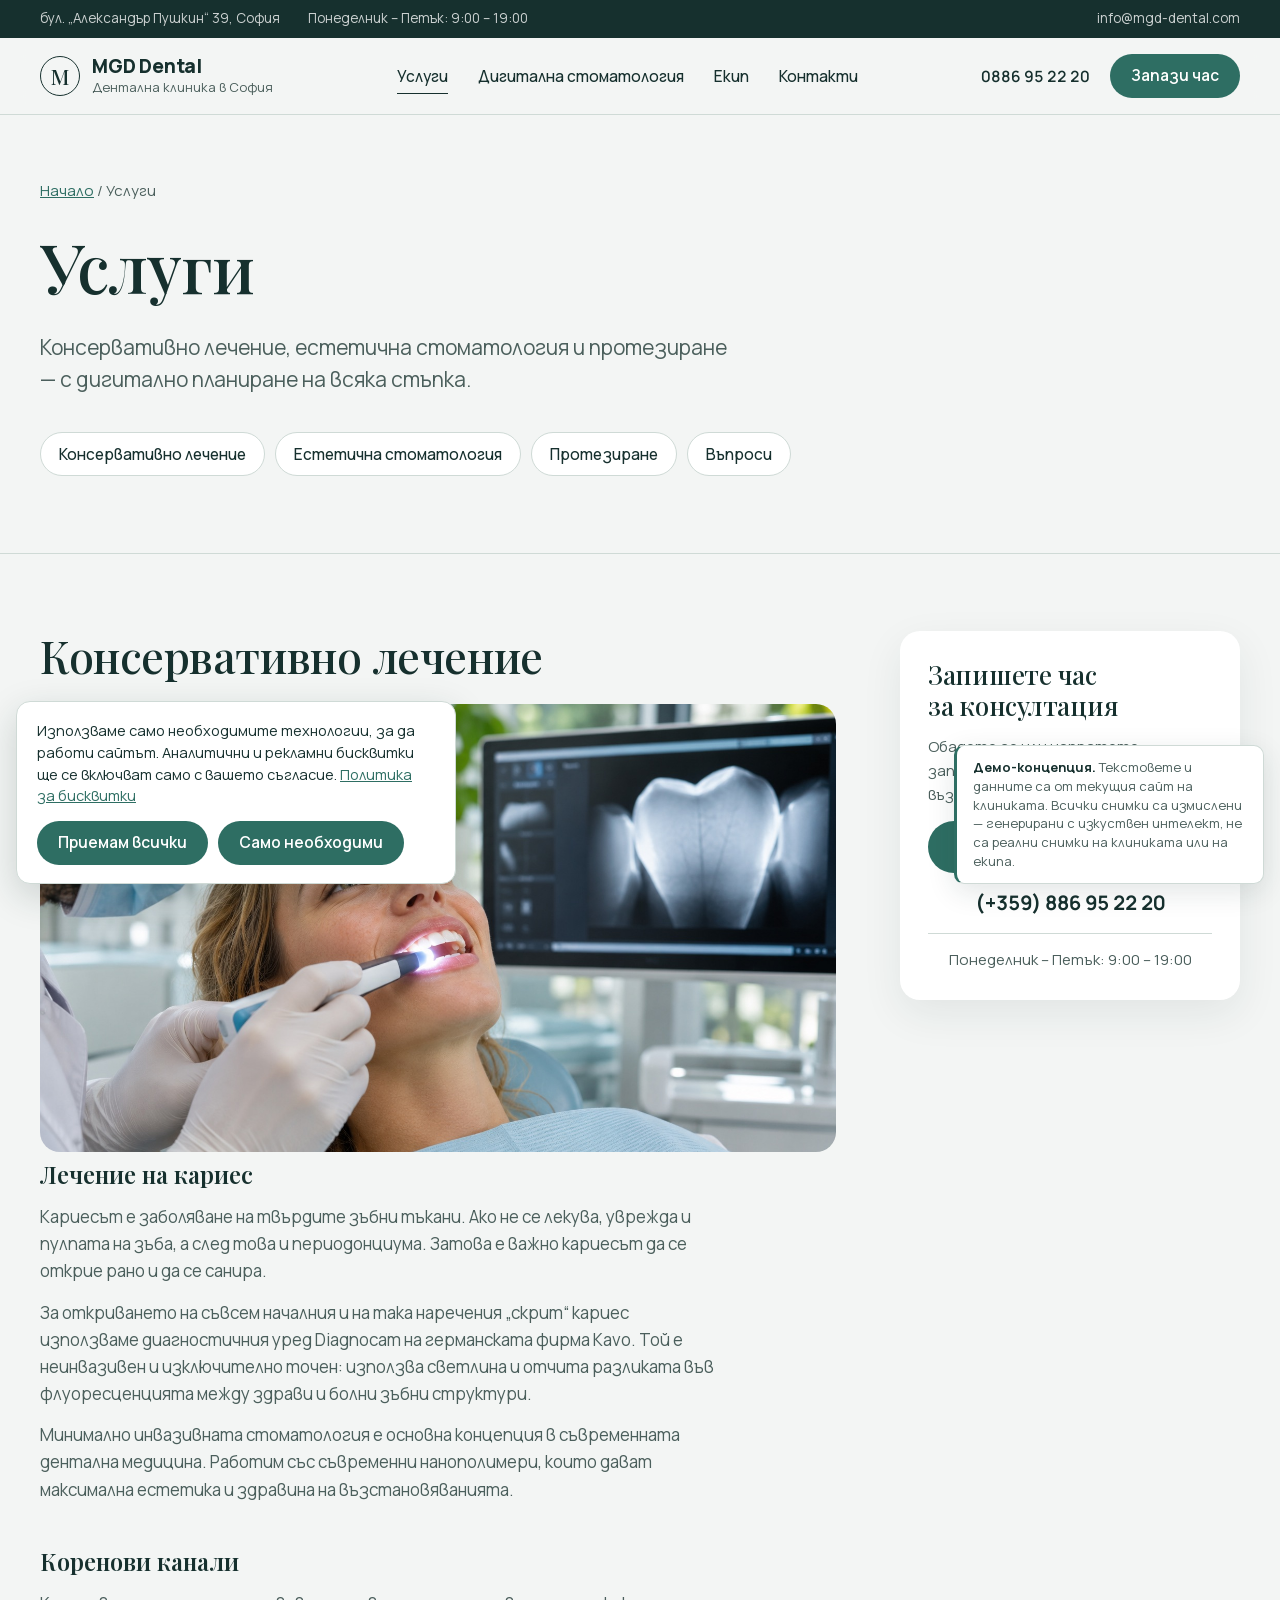
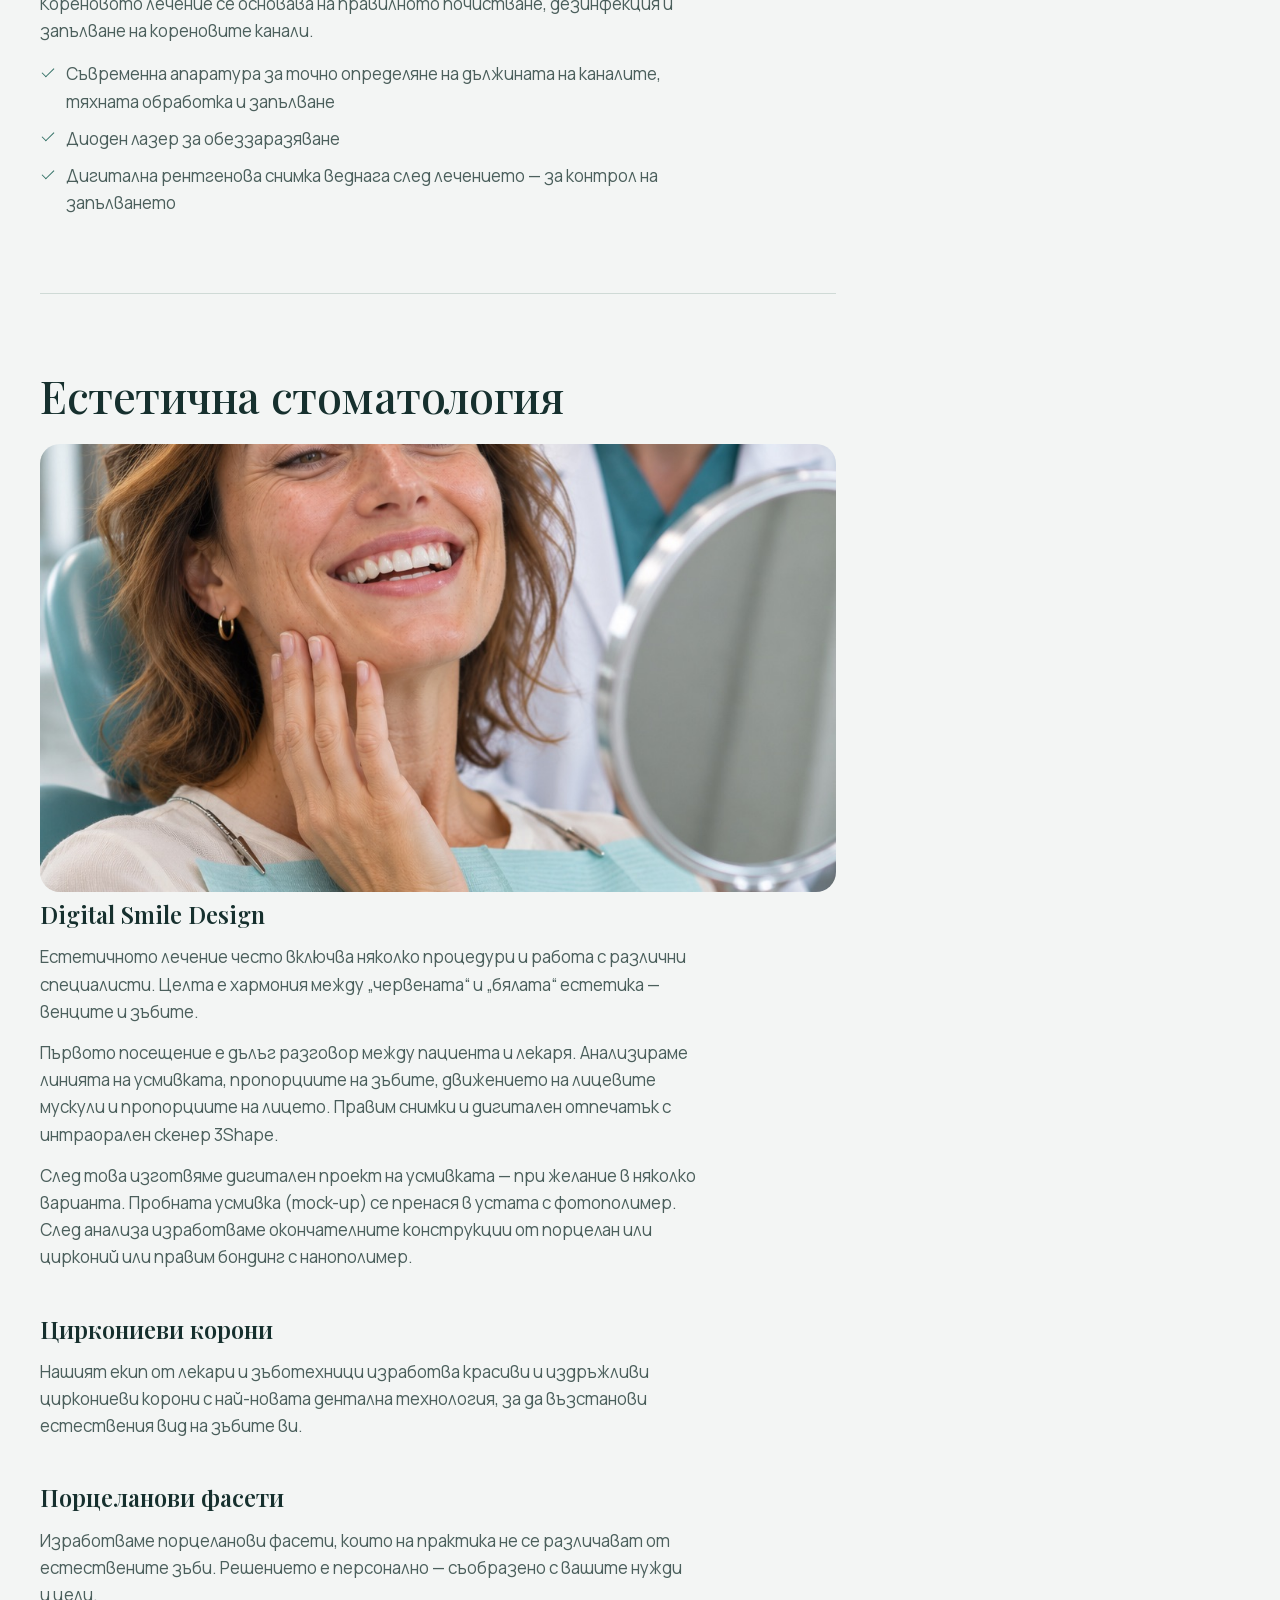
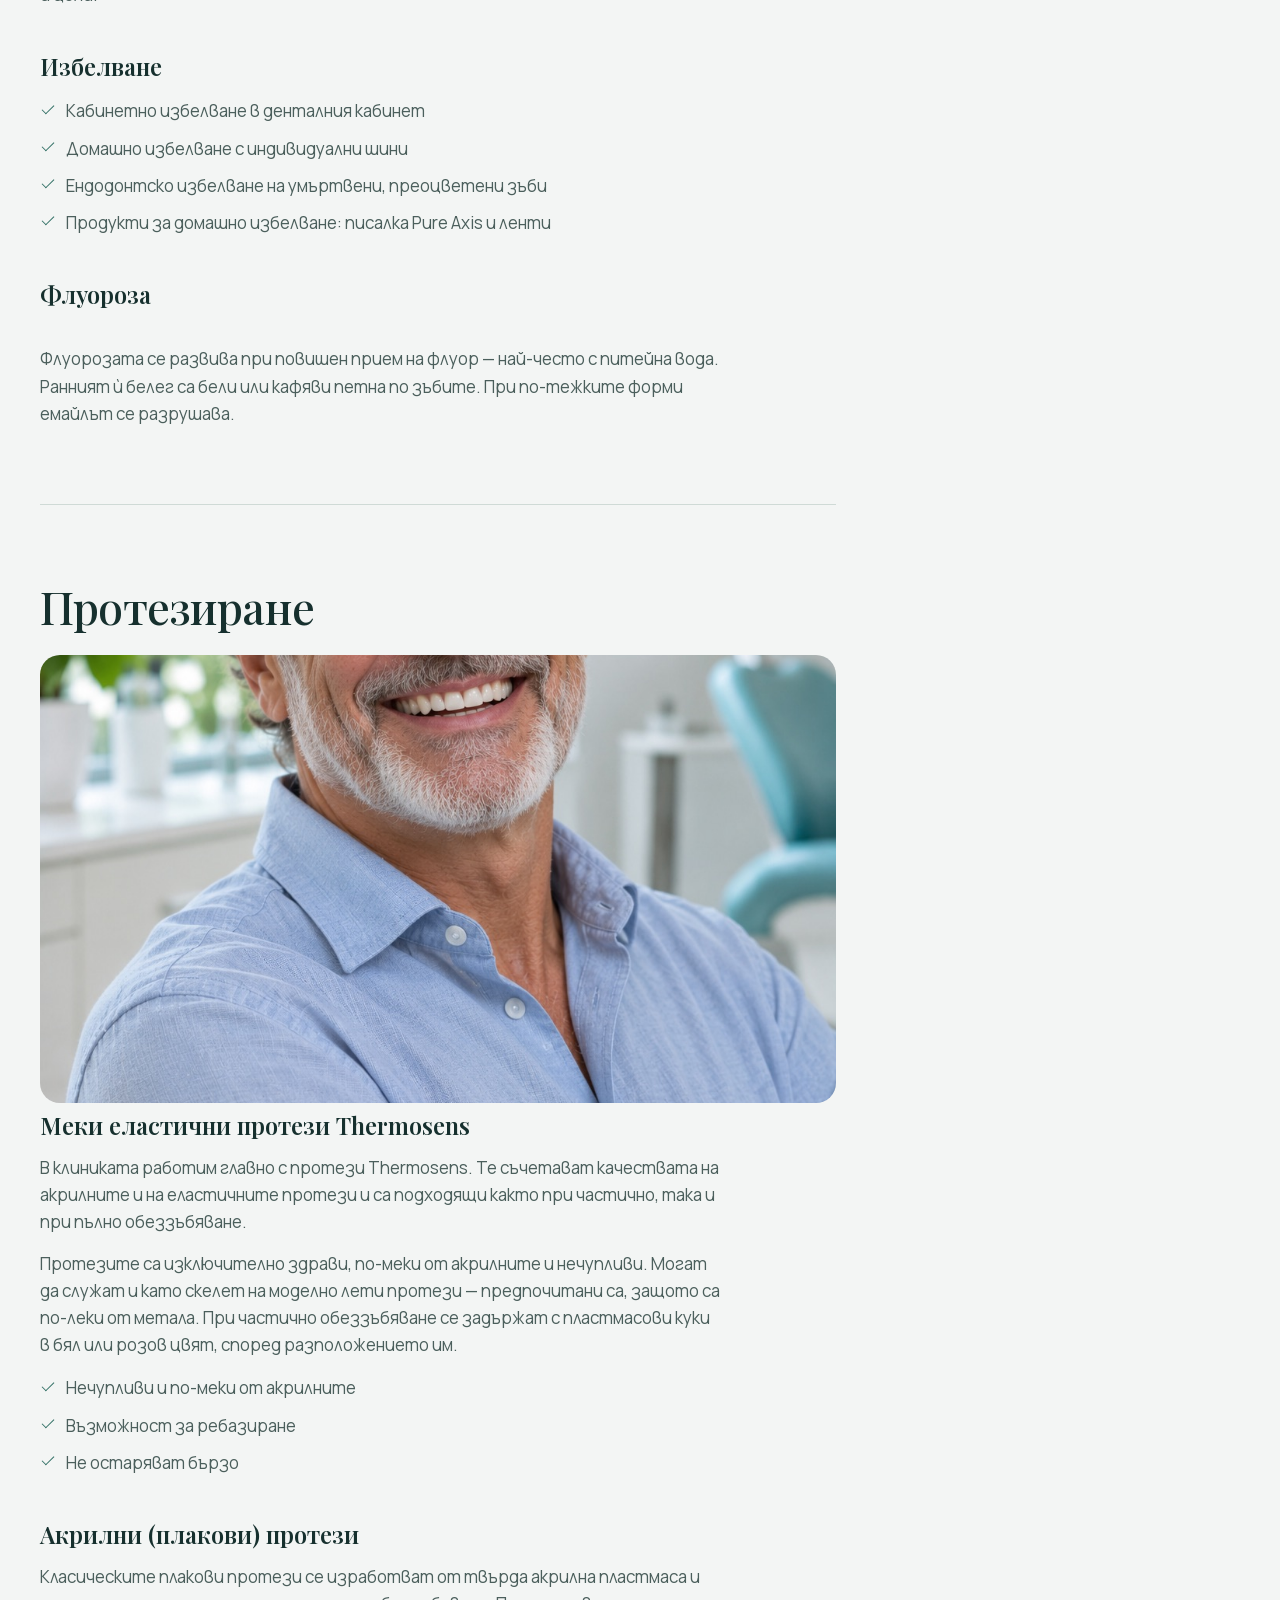
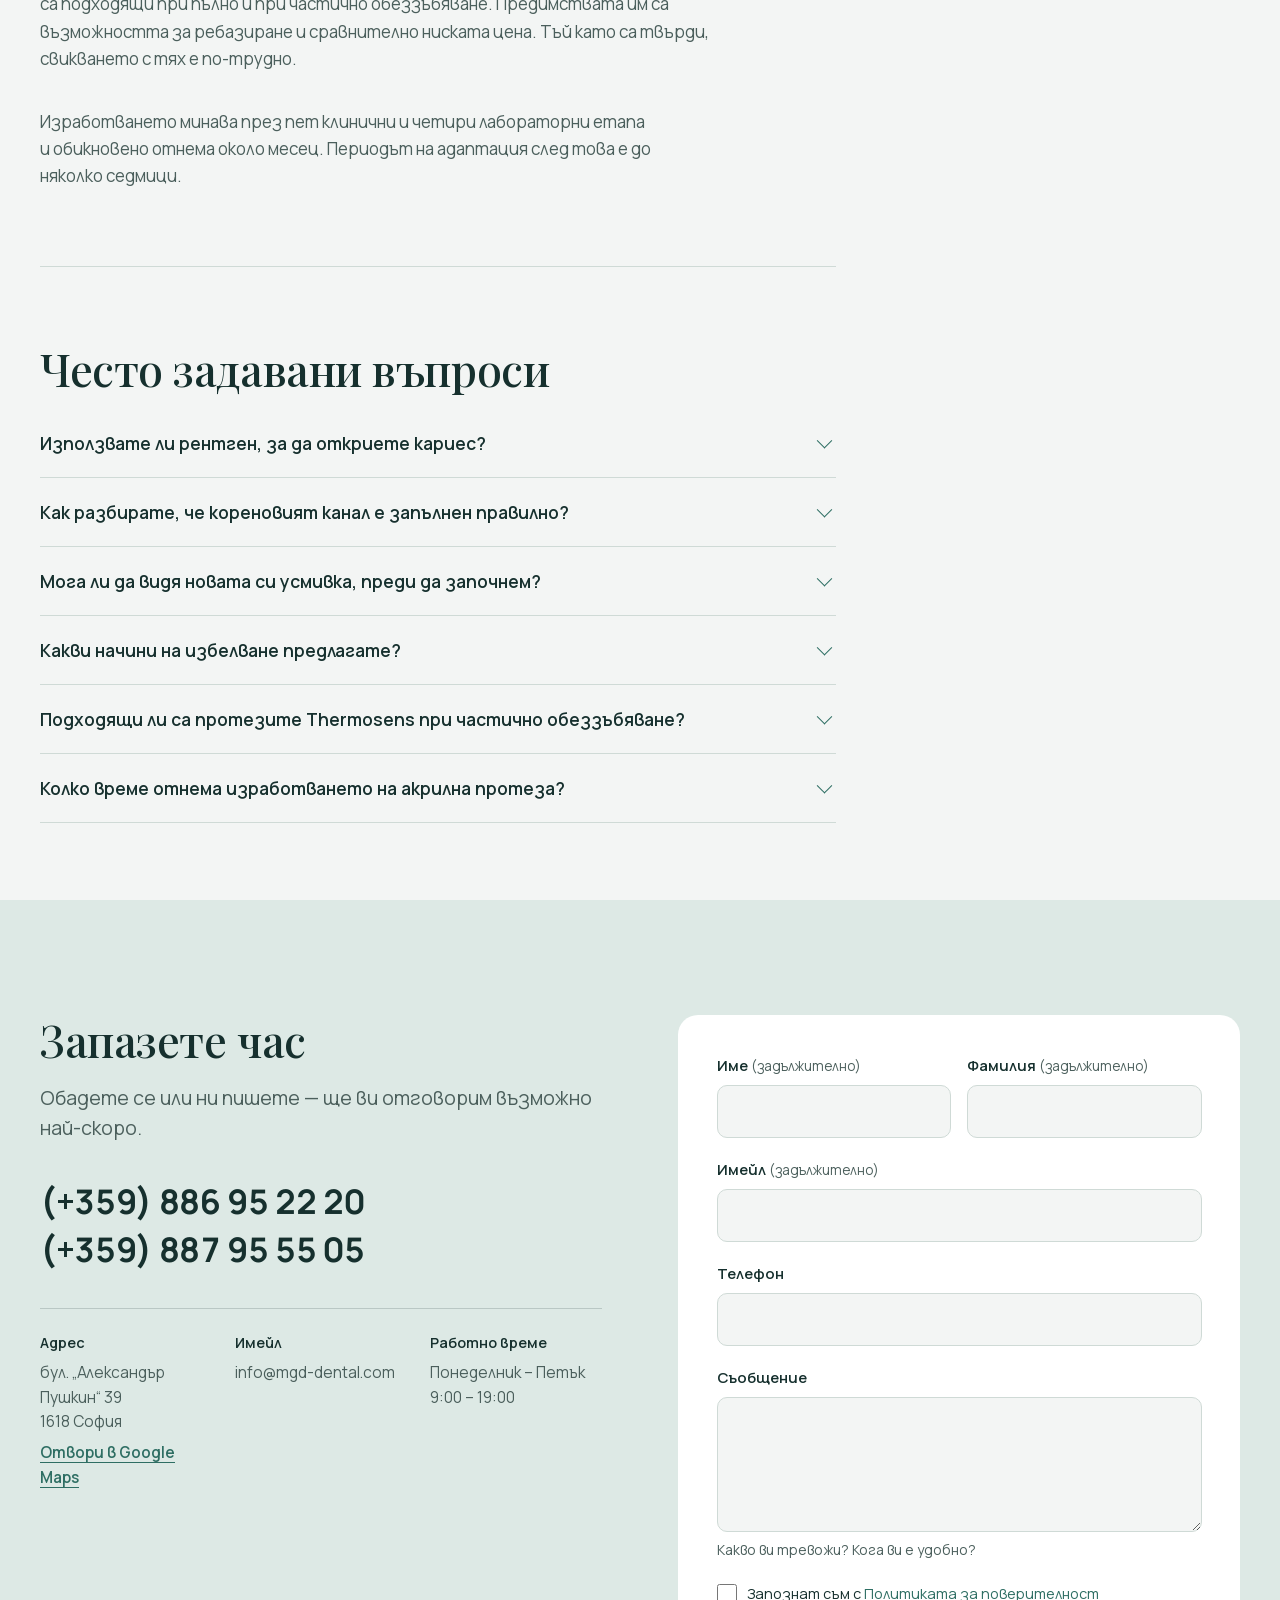
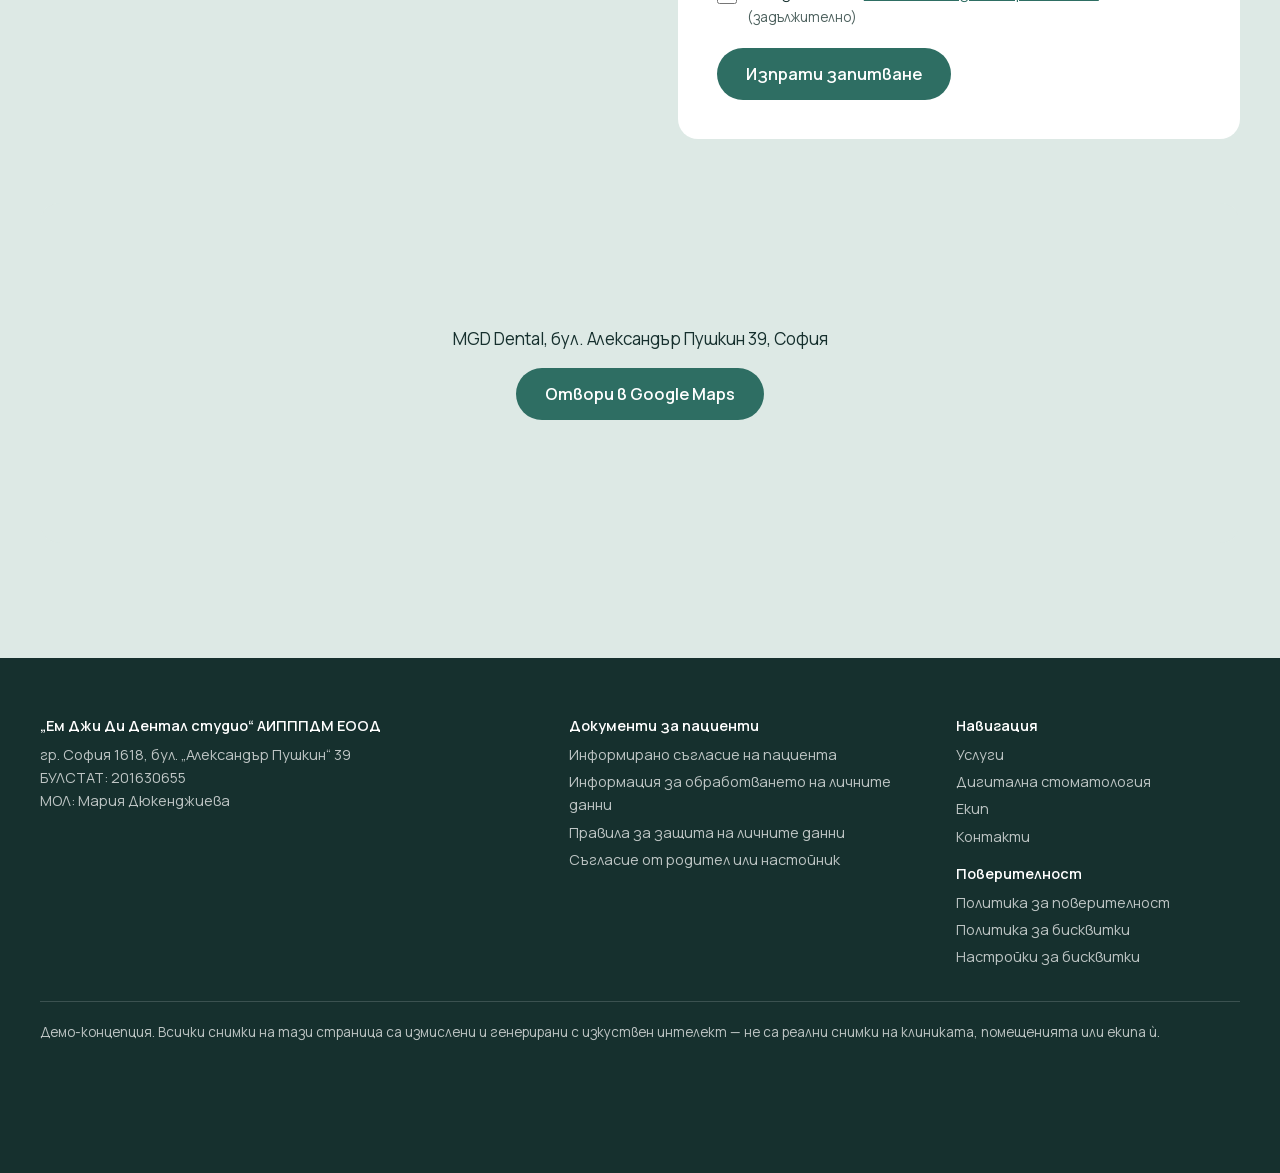
<file: uslugi.html>
<!doctype html>
<html lang="bg">
<head>
<meta charset="utf-8">
<meta name="viewport" content="width=device-width, initial-scale=1">
<meta name="robots" content="noindex, nofollow">
<title>Услуги — MGD Dental, София</title>
<meta name="description" content="Консервативно лечение, естетична стоматология и протезиране в MGD Dental, София.">
<link rel="stylesheet" href="theme.css">
<link rel="stylesheet" href="site.css">
<script src="content.js" defer></script>
<script src="site.js" defer></script>
</head>
<body data-page="services">
<main id="main"></main>
<noscript><p style="padding:24px">За да видите демото, разрешете JavaScript в браузъра.</p></noscript>
</body>
</html>
</file>
<file: theme.css>
/* =========================================================
   ТЕМА — единственное место, где меняются шрифты и цвета.
   Для новой клиники поменяйте значения ниже; остальной CSS
   (site.css) берёт всё отсюда.
   ========================================================= */

/* Playfair Display (заголовки) + Manrope (текст) — пара из первой версии,
   привычные русско-болгарские формы букв, хорошо читаются.
   Альтернатива (болгарские формы букв): Sofia Sans + Sofia Sans Condensed. */
/* Шрифты лежат в fonts — сайт работает без интернета. */
/* Manrope cyrillic-ext */
@font-face {
  font-family: 'Manrope';
  font-style: normal;
  font-weight: 400 800;
  font-display: swap;
  src: url(manrope-cyrillic-ext.woff2) format('woff2');
  unicode-range: U+0460-052F, U+1C80-1C8A, U+20B4, U+2DE0-2DFF, U+A640-A69F, U+FE2E-FE2F;
}
/* Manrope cyrillic */
@font-face {
  font-family: 'Manrope';
  font-style: normal;
  font-weight: 400 800;
  font-display: swap;
  src: url(manrope-cyrillic.woff2) format('woff2');
  unicode-range: U+0301, U+0400-045F, U+0490-0491, U+04B0-04B1, U+2116;
}
/* Manrope latin-ext */
@font-face {
  font-family: 'Manrope';
  font-style: normal;
  font-weight: 400 800;
  font-display: swap;
  src: url(manrope-latin-ext.woff2) format('woff2');
  unicode-range: U+0100-02BA, U+02BD-02C5, U+02C7-02CC, U+02CE-02D7, U+02DD-02FF, U+0304, U+0308, U+0329, U+1D00-1DBF, U+1E00-1E9F, U+1EF2-1EFF, U+2020, U+20A0-20AB, U+20AD-20C4, U+2113, U+2C60-2C7F, U+A720-A7FF;
}
/* Manrope latin */
@font-face {
  font-family: 'Manrope';
  font-style: normal;
  font-weight: 400 800;
  font-display: swap;
  src: url(manrope-latin.woff2) format('woff2');
  unicode-range: U+0000-00FF, U+0131, U+0152-0153, U+02BB-02BC, U+02C6, U+02DA, U+02DC, U+0304, U+0308, U+0329, U+2000-206F, U+20AC, U+2122, U+2191, U+2193, U+2212, U+2215, U+FEFF, U+FFFD;
}
/* Playfair Display cyrillic */
@font-face {
  font-family: 'Playfair Display';
  font-style: normal;
  font-weight: 400 700;
  font-display: swap;
  src: url(playfair-display-cyrillic.woff2) format('woff2');
  unicode-range: U+0301, U+0400-045F, U+0490-0491, U+04B0-04B1, U+2116;
}
/* Playfair Display latin-ext */
@font-face {
  font-family: 'Playfair Display';
  font-style: normal;
  font-weight: 400 700;
  font-display: swap;
  src: url(playfair-display-latin-ext.woff2) format('woff2');
  unicode-range: U+0100-02BA, U+02BD-02C5, U+02C7-02CC, U+02CE-02D7, U+02DD-02FF, U+0304, U+0308, U+0329, U+1D00-1DBF, U+1E00-1E9F, U+1EF2-1EFF, U+2020, U+20A0-20AB, U+20AD-20C4, U+2113, U+2C60-2C7F, U+A720-A7FF;
}
/* Playfair Display latin */
@font-face {
  font-family: 'Playfair Display';
  font-style: normal;
  font-weight: 400 700;
  font-display: swap;
  src: url(playfair-display-latin.woff2) format('woff2');
  unicode-range: U+0000-00FF, U+0131, U+0152-0153, U+02BB-02BC, U+02C6, U+02DA, U+02DC, U+0304, U+0308, U+0329, U+2000-206F, U+20AC, U+2122, U+2191, U+2193, U+2212, U+2215, U+FEFF, U+FFFD;
}

:root{
  /* Шрифты */
  --font-display:"Playfair Display",Georgia,serif;
  --font-body:"Manrope",system-ui,-apple-system,"Segoe UI",Roboto,sans-serif;

  /* Палитра */
  --paper:#F3F5F4;       /* фон страницы — холодный фарфор */
  --surface:#FFFFFF;     /* поля формы, подложки */
  --ink:#16302E;         /* основной текст, тёмные секции */
  --ink-soft:#4B5F5C;    /* второстепенный текст (6:1 на фоне) */
  --accent:#2E6E63;      /* кнопки, ссылки (5.8:1 с белым) */
  --accent-deep:#1F5249; /* hover кнопки */
  --accent-on-dark:#A6D3C7;
  --tint:#DDE9E5;        /* минеральная подложка */
  --blush:#F1E7E2;       /* «розовая эстетика» — секция услуг */
  --line:#CFDAD6;
  --focus:#16302E;       /* кольцо фокуса (на тёмных секциях — --accent-on-dark) */
}
</file>
<file: site.css>
/* Вёрстка и компоненты. Цвета и шрифты — в theme.css. */

*,*::before,*::after{box-sizing:border-box;margin:0;padding:0}
html{scroll-behavior:smooth;scroll-padding-top:88px;-webkit-text-size-adjust:100%}
body{
  font-family:var(--font-body);font-size:17px;line-height:1.6;color:var(--ink);background:var(--paper);
  -webkit-font-smoothing:antialiased;text-rendering:optimizeLegibility;font-kerning:normal;
}
img{display:block;max-width:100%;height:auto}
a{color:inherit}
ul,ol{list-style:none}
.wrap{width:min(1200px,100% - 48px);margin-inline:auto}

/* ---------- Типографика ---------- */
h1,h2,h3{font-family:var(--font-display);color:var(--ink);text-wrap:balance}
h1{font-size:clamp(40px,4.2vw + 14px,72px);font-weight:500;line-height:1.06;letter-spacing:-.015em}
h2{font-size:clamp(30px,2.2vw + 16px,46px);font-weight:500;line-height:1.12;letter-spacing:-.01em}
h3{font-size:clamp(20px,.5vw + 17px,24px);font-weight:600;line-height:1.25;letter-spacing:0}
p{text-wrap:pretty}
.lead{font-size:clamp(17px,.35vw + 15.5px,19.5px);line-height:1.55;color:var(--ink-soft);max-width:38em;margin-top:18px}
.kicker{font-size:16px;font-weight:500;color:var(--accent);margin-bottom:22px}
.head{margin-bottom:clamp(36px,4vw,60px)}

:focus-visible{outline:3px solid var(--focus);outline-offset:3px;border-radius:4px}
.skip{position:absolute;left:12px;top:-60px;z-index:100;background:var(--ink);color:#fff;padding:10px 16px;border-radius:8px}
.skip:focus{top:12px}

/* ---------- Кнопки и ссылки ---------- */
.btn{
  display:inline-flex;align-items:center;justify-content:center;gap:10px;min-height:52px;padding:0 28px;
  border-radius:999px;border:1.5px solid transparent;font:600 16.5px/1 var(--font-body);
  text-decoration:none;cursor:pointer;white-space:nowrap;
  transition:background-color .2s,color .2s,border-color .2s,transform .2s;
}
.btn:active{transform:translateY(1px)}
.btn-sm{min-height:44px;padding:0 20px;font-size:15.5px}
.btn-primary{background:var(--accent);color:#fff}
.btn-primary:hover{background:var(--accent-deep)}
.btn-ghost{border-color:var(--ink);color:var(--ink);background:transparent}
.btn-ghost:hover{background:var(--ink);color:var(--paper)}
.text-link{color:var(--accent);font-weight:600;text-decoration:underline;text-decoration-thickness:1px;text-underline-offset:4px}
.text-link:hover{text-decoration-thickness:2px}

/* ---------- Шапка ---------- */
.site-header{position:sticky;top:0;z-index:50;background:color-mix(in srgb,var(--paper) 90%,transparent);backdrop-filter:blur(12px);-webkit-backdrop-filter:blur(12px);border-bottom:1px solid var(--line)}
.nav{display:flex;align-items:center;justify-content:space-between;gap:24px;height:76px}
.logo{display:flex;align-items:center;gap:12px;text-decoration:none}
.logo-mark{width:40px;height:40px;border-radius:50%;border:1.5px solid var(--ink);display:grid;place-items:center;font:500 21px/1 var(--font-display)}
.logo-text{font:800 19px/1 var(--font-body);letter-spacing:-.01em;white-space:nowrap}
.logo-text small{display:block;font:400 13px/1.3 var(--font-body);color:var(--ink-soft);letter-spacing:0;margin-top:3px}
#nav ul{display:flex;gap:30px;font-size:15.5px;font-weight:500}
#nav a{text-decoration:none;padding:6px 0;border-bottom:1.5px solid transparent;transition:border-color .2s}
#nav a:hover,#nav a[aria-current="page"]{border-color:currentColor}
.nav-cta{display:flex;align-items:center;gap:20px}
.phone{font-weight:600;font-size:15.5px;text-decoration:none;font-variant-numeric:tabular-nums}
.phone:hover{color:var(--accent)}
.menu-btn{display:none;width:44px;height:44px;border:0;background:none;cursor:pointer;position:relative}
.menu-btn span{position:absolute;left:11px;right:11px;height:1.5px;background:var(--ink);transition:transform .25s}
.menu-btn span:first-child{top:17px}.menu-btn span:last-child{top:25px}
.menu-btn[aria-expanded="true"] span:first-child{transform:translateY(4px) rotate(45deg)}
.menu-btn[aria-expanded="true"] span:last-child{transform:translateY(-4px) rotate(-45deg)}

/* ---------- Секции ---------- */
main > section{padding-block:clamp(72px,9vw,128px)}

/* Hero */
/* Hero: снимка на цялата ширина, текст върху тъмен преход */
main > .hero{position:relative;isolation:isolate;min-height:min(84vh,760px);display:flex;align-items:center;padding-block:clamp(72px,9vw,120px) clamp(120px,12vw,170px);color:#fff;overflow:hidden}
.hero-bg{position:absolute;inset:0;width:100%;height:100%;object-fit:cover;object-position:65% 40%;z-index:-2}
.hero::before{content:"";position:absolute;inset:0;z-index:-1;background:linear-gradient(90deg,rgba(14,34,32,.9) 0%,rgba(14,34,32,.82) 42%,rgba(14,34,32,.25) 74%,rgba(14,34,32,.05) 100%)}
.hero .kicker{color:var(--accent-on-dark)}
.hero h1{color:#fff;max-width:10em}
.hero-text{font-size:clamp(18px,.5vw + 16px,21px);line-height:1.55;color:var(--ink-soft);max-width:33em;margin-top:28px}
.hero .hero-text{color:rgba(255,255,255,.86);max-width:30em}
.hero :focus-visible{outline-color:#fff}
.btn-light{background:#fff;color:var(--ink)}
.btn-light:hover{background:var(--tint)}
.hero-call{display:flex;flex-direction:column;text-decoration:none;font-weight:700;font-size:clamp(20px,1vw + 15px,24px);line-height:1.2;color:#fff;font-variant-numeric:tabular-nums}
.hero-call small{font-size:14px;font-weight:500;color:rgba(255,255,255,.75)}
.hero-call:hover{color:var(--accent-on-dark)}
.hero .actions{align-items:center;gap:28px}

/* Лента с доверие, застъпва hero */
.trust-wrap{position:relative;z-index:2;margin-top:-72px}
.trust{display:grid;grid-template-columns:repeat(4,minmax(0,1fr));background:var(--surface);border-radius:20px;box-shadow:0 18px 50px rgba(22,48,46,.12);padding:28px 8px}
.trust div{padding:4px 24px;border-left:1px solid var(--line)}
.trust div:first-child{border-left:0}
.trust dt{font:600 clamp(30px,2vw + 16px,42px)/1 var(--font-display);color:var(--accent)}
.trust dd{font-size:14.5px;line-height:1.4;color:var(--ink-soft);margin-top:8px}

/* За нас */
.about-grid{display:grid;grid-template-columns:minmax(0,1fr) minmax(0,1fr);gap:clamp(40px,6vw,96px);align-items:center}
.about-grid h2{margin-bottom:20px}
.about-grid > div > p:not(.kicker){color:var(--ink-soft);max-width:34em;margin-top:12px}
.founder{display:flex;gap:18px;align-items:center;margin-top:32px;padding-top:24px;border-top:1px solid var(--line)}
.founder img{width:88px;height:88px;border-radius:50%;object-fit:cover;object-position:50% 15%;border:3px solid var(--tint);flex:none}
.founder p{font-size:15px;color:var(--ink-soft);line-height:1.5}
.founder b{display:block;font:600 19px/1.3 var(--font-display);color:var(--ink);margin-bottom:2px}
.about-photo{border-radius:20px;overflow:hidden;aspect-ratio:4/3;background:var(--tint)}
.about-photo img{width:100%;height:100%;object-fit:cover}
.actions{display:flex;flex-wrap:wrap;gap:12px;margin-top:36px}


/* Технологии: фото + текст, строками */
.rows{display:grid;gap:clamp(40px,5vw,72px)}
.row{display:grid;grid-template-columns:minmax(0,1.15fr) minmax(0,.85fr);gap:clamp(28px,5vw,72px);align-items:center}
.row:nth-child(even) .row-photo{order:2}
.row-photo{border-radius:20px;overflow:hidden;aspect-ratio:3/2;background:var(--tint)}
.row-photo img{width:100%;height:100%;object-fit:cover}
.row-text{padding-top:20px;border-top:1px solid var(--line)}
.row .maker{font-size:14.5px;color:var(--accent);font-weight:600;margin-bottom:8px}
.row-text p:last-child{color:var(--ink-soft);margin-top:10px;max-width:30em}

/* Услуги — «розовая» секция */
.services{background:var(--blush)}
.svc-cards{display:grid;grid-template-columns:repeat(4,minmax(0,1fr));gap:20px}
.svc-card{position:relative;display:block;border-radius:20px;overflow:hidden;aspect-ratio:3/4;text-decoration:none;color:#fff;background:var(--ink)}
.svc-card img{position:absolute;inset:0;width:100%;height:100%;object-fit:cover;transition:transform .6s cubic-bezier(.2,.7,.2,1)}
.svc-card::after{content:"";position:absolute;inset:0;background:linear-gradient(180deg,rgba(14,34,32,0) 40%,rgba(14,34,32,.85) 100%)}
.svc-card-text{position:absolute;left:0;right:0;bottom:0;z-index:1;padding:22px}
.svc-card b{display:block;font:600 clamp(21px,.8vw + 16px,25px)/1.2 var(--font-display);margin-bottom:6px}
.svc-card-text span{font-size:14.5px;line-height:1.45;color:rgba(255,255,255,.85)}
.svc-card:hover img{transform:scale(1.04)}
.ticks{display:grid;gap:10px}
.ticks li{position:relative;padding-left:26px;color:var(--ink-soft)}
.ticks li::before{content:"";position:absolute;left:2px;top:.62em;width:12px;height:6px;border-left:1.5px solid var(--accent);border-bottom:1.5px solid var(--accent);transform:translateY(-50%) rotate(-45deg)}

/* Этапы — реальная последовательность, поэтому с номерами */
.dsd-photos{display:grid;grid-template-columns:minmax(0,1.6fr) minmax(0,.9fr);gap:16px;margin-bottom:clamp(40px,5vw,64px)}
.dsd-photos img{width:100%;height:clamp(280px,32vw,460px);object-fit:cover;border-radius:20px;background:var(--tint)}
.dsd-photos img:only-child{grid-column:1/-1}
.dsd-photos img:last-child:not(:only-child){object-position:50% 20%}
.steps{display:grid;grid-template-columns:repeat(4,minmax(0,1fr));gap:clamp(24px,3vw,44px);position:relative;padding-top:8px}
.steps::before{content:"";position:absolute;left:0;right:0;top:0;height:1px;background:var(--ink);transform-origin:left;transform:scaleX(var(--line-scale,1))}
.steps li{padding-top:22px}
.num{display:block;font:400 clamp(56px,5vw,80px)/.9 var(--font-display);color:var(--accent);margin-bottom:22px;font-variant-numeric:lining-nums}
.steps p{color:var(--ink-soft);margin-top:10px;font-size:16px}

/* История — тёмная секция, годы — главный визуальный жест */
.history{background:var(--ink);color:#fff}
.history h2,.history h3{color:#fff}
.history .lead{color:rgba(255,255,255,.74)}
.history :focus-visible{outline-color:var(--accent-on-dark)}
.years{display:grid;grid-template-columns:repeat(3,minmax(0,1fr));gap:clamp(28px,4vw,64px)}
.year{display:block;font:400 clamp(60px,6.5vw,108px)/.9 var(--font-display);color:var(--accent-on-dark);letter-spacing:-.02em;margin-bottom:28px;font-variant-numeric:lining-nums}
.years h3{padding-top:18px;border-top:1px solid rgba(255,255,255,.22)}
.years p{color:rgba(255,255,255,.74);margin-top:10px;font-size:16px;max-width:30em}

/* Екип */
.team{display:grid;grid-template-columns:repeat(2,minmax(0,1fr));gap:clamp(28px,4vw,56px);max-width:920px}
.doc img{width:100%;aspect-ratio:4/5;object-fit:cover;object-position:50% 15%;border-radius:20px;background:var(--tint);margin-bottom:22px}
.doc .role{font-size:14.5px;color:var(--accent);font-weight:600;margin-bottom:6px}
.doc h3{font-size:clamp(22px,.8vw + 18px,28px);font-weight:600}
.doc h3 + p{color:var(--ink-soft);margin-top:8px;max-width:30em}
.disc{margin-top:28px;font-size:14.5px;color:var(--ink-soft);font-style:italic;max-width:46em}

/* Безопасност */
.safety-grid{display:grid;grid-template-columns:minmax(0,1fr) minmax(0,1fr);gap:clamp(32px,6vw,96px);align-items:start}
.safety .ticks{margin-bottom:24px}
.partners{font-size:15px;color:var(--ink-soft);max-width:32em}
.partners span{color:var(--ink);font-weight:600}

/* Контакти */
.contact{background:var(--tint)}
.contact-grid{display:grid;grid-template-columns:minmax(0,1fr) minmax(0,1fr);gap:clamp(40px,6vw,96px);align-items:start}
.phones{margin-top:36px;display:grid;gap:4px}
.phones a{font:700 clamp(24px,1.4vw + 16px,34px)/1.3 var(--font-body);letter-spacing:-.01em;text-decoration:none;font-variant-numeric:tabular-nums}
.phones a:hover{color:var(--accent)}
.facts{margin-top:36px;display:grid;grid-template-columns:repeat(3,minmax(0,1fr));gap:24px;padding-top:22px;border-top:1px solid color-mix(in srgb,var(--ink) 18%,transparent)}
.facts dt{font-size:14.5px;font-weight:600;margin-bottom:6px}
.facts dd{font-size:15.5px;color:var(--ink-soft);overflow-wrap:anywhere}
.facts dd a:not(.text-link){text-decoration:none}
.facts dd a:not(.text-link):hover{color:var(--accent)}
.facts .text-link{display:inline-block;margin-top:6px}

.form{background:var(--surface);border-radius:20px;padding:clamp(24px,3vw,40px);display:grid;gap:20px}
.row2{display:grid;grid-template-columns:1fr 1fr;gap:16px}
.field{display:grid;gap:7px}
.field label{font-size:15px;font-weight:600}
.req{font-weight:400;color:var(--ink-soft);font-size:13.5px}
.field input,.field textarea{
  width:100%;min-height:50px;padding:12px 15px;font:inherit;color:var(--ink);background:var(--paper);
  border:1.5px solid var(--line);border-radius:10px;transition:border-color .2s,background-color .2s;
}
.field textarea{resize:vertical;min-height:120px}
.field input:hover,.field textarea:hover{border-color:color-mix(in srgb,var(--ink) 35%,transparent)}
.field input:focus,.field textarea:focus{outline:none;border-color:var(--accent);background:var(--surface);box-shadow:0 0 0 3px color-mix(in srgb,var(--accent) 22%,transparent)}
.form.tried :invalid{border-color:#B3261E}
.hint{font-size:14px;color:var(--ink-soft)}
.form .btn{justify-self:start}
.form-status{font-size:15px;color:var(--ink);min-height:1.5em}
.form-status:empty{display:none}

/* Футер */
.site-footer{background:var(--ink);color:rgba(255,255,255,.72);padding:56px 0 130px;font-size:14.5px}
.site-footer b{color:#fff;font-weight:600;display:inline-block;margin-bottom:6px}
.site-footer a{text-decoration:none}.site-footer a:hover{color:#fff;text-decoration:underline}
.site-footer :focus-visible{outline-color:var(--accent-on-dark)}
.foot{display:grid;grid-template-columns:1.4fr 1fr .8fr;gap:32px}
.foot ul{display:grid;gap:4px}
.foot-disc{grid-column:1/-1;border-top:1px solid rgba(255,255,255,.16);padding-top:20px;font-size:13.5px}

/* Плашка «Демо-концепция» — остаётся на всех экранах */
.demo-note{position:fixed;right:16px;bottom:16px;z-index:60;max-width:310px;padding:12px 16px;background:var(--surface);border:1px solid var(--line);border-left:3px solid var(--accent);border-radius:10px;font-size:13px;line-height:1.45;color:var(--ink-soft);box-shadow:0 8px 28px rgba(22,48,46,.12)}
.demo-note b{color:var(--ink)}
.note-short{display:none}

/* ---------- Внутренние страницы ---------- */
main > .page-intro{padding-block:clamp(40px,5vw,72px) clamp(48px,6vw,88px);border-bottom:1px solid var(--line)}
.crumbs{font-size:15px;color:var(--ink-soft);margin-bottom:28px}
.crumbs a{color:var(--accent)}
.toc ul{display:flex;flex-wrap:wrap;gap:10px;margin-top:36px}
.toc a{display:inline-flex;align-items:center;min-height:44px;padding:0 18px;border:1px solid var(--line);border-radius:999px;background:var(--surface);text-decoration:none;font-weight:500;font-size:15.5px;transition:border-color .2s}
.toc a:hover{border-color:var(--accent)}
.inner-layout{display:grid;grid-template-columns:minmax(0,1fr) 340px;gap:clamp(32px,5vw,72px);align-items:start}
.inner-main .wrap{width:auto;margin:0}
.inner-main > section{padding-block:clamp(48px,6vw,80px);border-bottom:1px solid var(--line)}
.inner-main > section:last-child{border-bottom:0}
.inner-main .steps{grid-template-columns:repeat(2,minmax(0,1fr));row-gap:40px}
.inner-main .steps::before{display:none}
.inner-main .steps li{border-top:1px solid var(--ink)}
.topic-photo{width:100%;aspect-ratio:16/9;object-fit:cover;border-radius:20px;margin:24px 0 8px;background:var(--tint)}
.side{position:sticky;top:110px;padding-block:clamp(48px,6vw,80px)}
.side-card{background:var(--surface);border-radius:20px;padding:28px;box-shadow:0 14px 40px rgba(22,48,46,.08);display:grid;gap:14px}
.side-card h2{font-size:26px;line-height:1.2}
.side-card p{font-size:15px;color:var(--ink-soft)}
.side-card .btn{width:100%}
.side-phone{font-weight:700;font-size:20px;text-decoration:none;text-align:center;font-variant-numeric:tabular-nums}
.side-phone:hover{color:var(--accent)}
.side-hours{text-align:center;border-top:1px solid var(--line);padding-top:14px}
.faq details{border-bottom:1px solid var(--line)}
.faq h2{margin-bottom:16px}
.faq summary{cursor:pointer;list-style:none;padding:20px 40px 20px 0;position:relative;font-weight:600;font-size:17.5px}
.faq summary::-webkit-details-marker{display:none}
.faq summary::after{content:"";position:absolute;right:6px;top:50%;width:11px;height:11px;border-right:1.5px solid var(--accent);border-bottom:1.5px solid var(--accent);transform:translateY(-70%) rotate(45deg);transition:transform .25s}
.faq details[open] summary::after{transform:translateY(-30%) rotate(225deg)}
.faq details p{color:var(--ink-soft);padding-bottom:22px;max-width:40em}

/* Горна лента */
.topbar{background:var(--ink);color:rgba(255,255,255,.78);font-size:13.5px}
.topbar-in{display:flex;gap:28px;align-items:center;min-height:38px}
.topbar a{margin-left:auto;text-decoration:none}
.topbar a:hover{color:#fff}

/* Карта */
.map{margin-top:clamp(40px,5vw,64px)}
.map iframe[hidden],.map-offline[hidden]{display:none}
.map-offline{display:flex;flex-direction:column;align-items:center;justify-content:center;gap:16px;min-height:340px;padding:24px;text-align:center;border-radius:20px;background:var(--tint);color:var(--ink)}
.map-offline p{margin:0;max-width:30em}
.map iframe{display:block;width:100%;height:340px;border:0;border-radius:20px;background:var(--surface)}
.prose{max-width:40em}
.prose h3{margin:44px 0 14px}
.prose h3:first-child{margin-top:6px}
.prose p{color:var(--ink-soft);margin-top:14px}
.prose h3 + p{margin-top:0}
.prose .ticks{margin-top:16px}
.prose > p:last-child{margin-top:36px}


/* ---------- Движение ---------- */
@media (prefers-reduced-motion:no-preference){
  .reveal{opacity:0;transform:translateY(14px)}
  .ready .reveal{opacity:1;transform:none;transition:opacity .8s ease,transform .8s cubic-bezier(.2,.7,.2,1)}
  .ready .reveal:nth-child(2){transition-delay:.08s}
  .ready .reveal:nth-child(3){transition-delay:.16s}
  .ready .reveal:nth-child(4){transition-delay:.24s}
  .ready .reveal:nth-child(5){transition-delay:.32s}

  .steps{--line-scale:0}
  .steps.in{--line-scale:1}
  .steps::before{transition:transform 1.1s cubic-bezier(.3,.6,.2,1)}
  .steps li{opacity:0;transform:translateY(10px);transition:opacity .6s ease,transform .6s ease;transition-delay:calc(.25s + var(--i) * .15s)}
  .steps.in li{opacity:1;transform:none}

  .reveal-on-scroll .year{opacity:0;transform:translateY(20px);transition:opacity .9s ease,transform .9s cubic-bezier(.2,.7,.2,1)}
  .reveal-on-scroll.in .year{opacity:1;transform:none}
}

/* ---------- Адаптив ---------- */
@media (max-width:1020px){
  #nav{display:none}
  #nav.open{display:block;position:absolute;top:76px;left:0;right:0;background:var(--paper);border-bottom:1px solid var(--line);padding:8px 24px 20px}
  #nav.open ul{flex-direction:column;gap:0}
  #nav.open a{display:flex;align-items:center;min-height:52px;font-size:18px;border-bottom:1px solid var(--line)}
  #nav.open li:last-child a{border-bottom:0}
  .menu-btn{display:block}
  .phone{display:none}
  .safety-grid,.contact-grid,.about-grid,.inner-layout,.row{grid-template-columns:1fr}
  .side{position:static;padding-top:0}
  .svc-cards{grid-template-columns:repeat(2,minmax(0,1fr))}
  .trust{grid-template-columns:repeat(2,minmax(0,1fr));row-gap:22px}
  .trust div:nth-child(3){border-left:0}
  .topbar-in span:nth-child(2){display:none}
  .row:nth-child(even) .row-photo{order:0}
  .row-text{border-top:0;padding-top:0}
  .steps{grid-template-columns:repeat(2,minmax(0,1fr));row-gap:48px}
  .steps::before{display:none}
  .steps li{border-top:1px solid var(--ink)}
  .foot{grid-template-columns:1fr 1fr}
}
@media (max-width:680px){
  body{font-size:16.5px}
  .wrap{width:min(1200px,100% - 32px)}
  .nav{height:68px}
  #nav.open{top:68px}
  html{scroll-padding-top:80px}
  .logo-text small{display:none}
  .logo-mark{width:36px;height:36px;font-size:21px}
  .facts,.years,.team,.row2,.foot{grid-template-columns:1fr}
  .topbar{display:none}
  main > .hero{min-height:0;padding-block:56px 120px}
  .hero::before{background:linear-gradient(180deg,rgba(14,34,32,.55) 0%,rgba(14,34,32,.85) 100%)}
  .hero-bg{object-position:70% 30%}
  .hero .actions{flex-direction:column;align-items:stretch;gap:18px}
  .hero-call{align-items:center;text-align:center}
  .trust-wrap{margin-top:-64px}
  .trust{padding:20px 4px}
  .trust div{padding:4px 16px}
  .svc-cards{gap:12px}
  .svc-card{aspect-ratio:3/4}
  .svc-card-text{padding:14px}
  .svc-card-text span{display:none}
  .svc-card b{font-size:18px;margin-bottom:0}
  .inner-main .steps{grid-template-columns:1fr}
  main > section{padding-block:64px}
  .actions .btn{width:100%}
  .rows{gap:44px}
  .row{gap:18px}
  .dsd-photos{grid-template-columns:1.5fr 1fr;gap:10px}
  .dsd-photos img{height:220px}
  .steps{grid-template-columns:1fr;row-gap:36px}
  .num{font-size:56px;margin-bottom:14px}
  .form .btn{justify-self:stretch}
  .demo-note{left:12px;right:12px;bottom:12px;max-width:none;font-size:12.5px;padding:9px 12px}
  .note-full{display:none}.note-short{display:inline}
  .site-footer{padding-bottom:120px}
}

/* Съгласие във формата, подвал, банер за бисквитки */
.field.check label{display:flex;gap:10px;align-items:flex-start;font-weight:400;font-size:14.5px}
.field.check input{width:20px;min-height:20px;height:20px;margin-top:2px;flex:none;accent-color:var(--accent)}
.field.check a{color:var(--accent)}
.foot-sub{margin-top:14px}
.link-btn{background:none;border:0;padding:0;font:inherit;color:inherit;cursor:pointer}
.link-btn:hover{color:#fff;text-decoration:underline}
.cookie-banner{position:fixed;left:16px;bottom:16px;z-index:70;max-width:440px;padding:18px 20px;background:var(--surface);border:1px solid var(--line);border-radius:14px;box-shadow:0 12px 36px rgba(22,48,46,.18);font-size:14.5px;line-height:1.5;color:var(--ink)}
.cookie-banner p{margin:0 0 14px}
.cookie-banner a{color:var(--accent)}
.cookie-actions{display:flex;gap:10px;flex-wrap:wrap}
@media (max-width:700px){
  .cookie-banner{left:12px;right:12px;max-width:none;bottom:84px}
  .cookie-actions .btn{flex:1}
}
</file>
